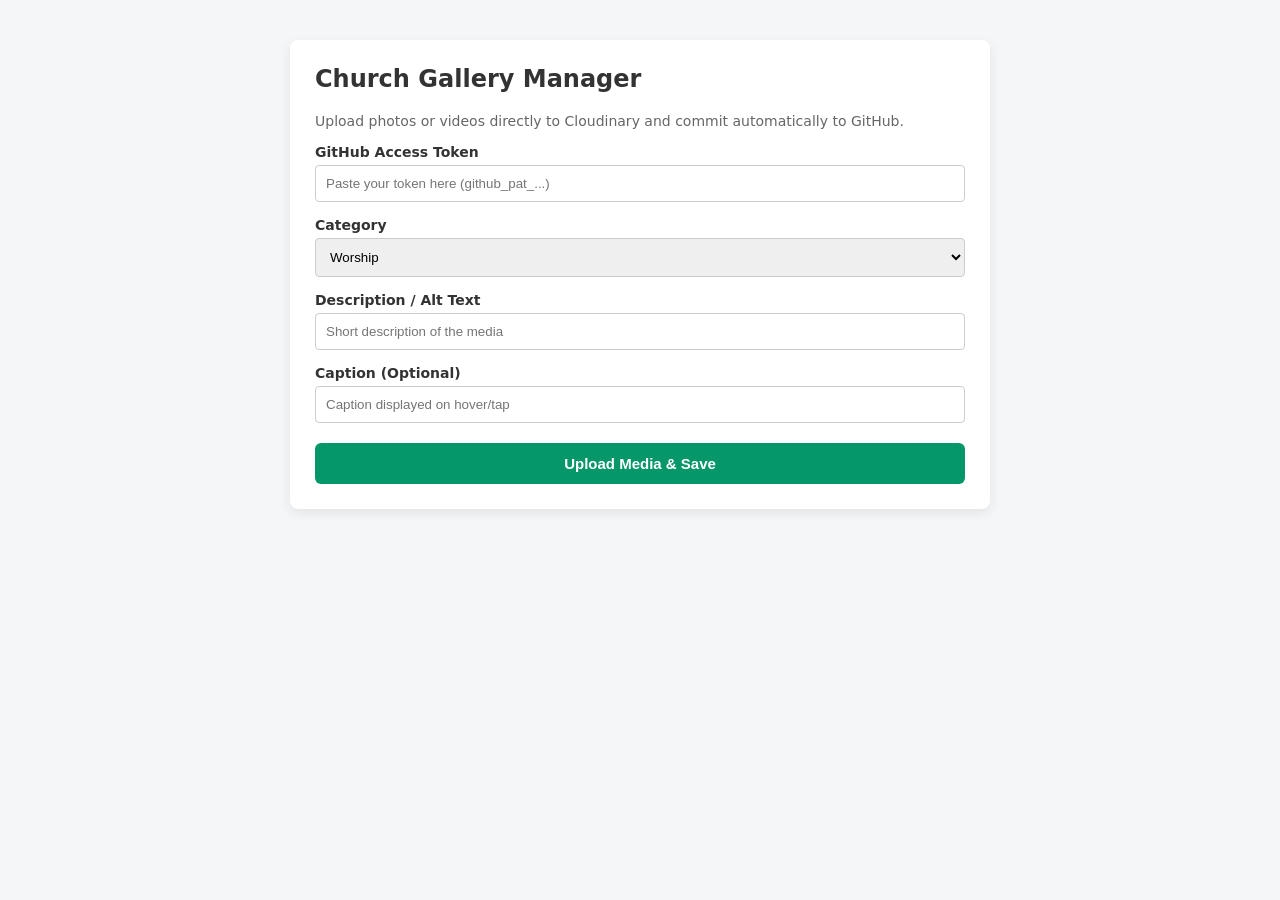
<file: admin/index.html>
<!DOCTYPE html>
<html lang="en">
<head>
  <meta charset="UTF-8" />
  <meta name="viewport" content="width=device-width, initial-scale=1.0" />
  <title>Gallery Manager — Soul Winning Mission Church</title>
  <link rel="icon" href="../assets/logo/logo.jpg" type="image/jpeg" />
  <script src="https://upload-widget.cloudinary.com/global/all.js" type="text/javascript"></script>
  <style>
    body { font-family: system-ui, -apple-system, sans-serif; background: #f4f6f8; margin: 0; padding: 40px 20px; color: #333; }
    .card { max-width: 650px; margin: 0 auto; background: #fff; padding: 25px; border-radius: 8px; box-shadow: 0 4px 12px rgba(0,0,0,0.08); }
    h2 { margin-top: 0; }
    label { display: block; margin-top: 15px; font-weight: 600; font-size: 14px; }
    input, select { width: 100%; padding: 10px; margin-top: 5px; box-sizing: border-box; border: 1px solid #ccc; border-radius: 4px; }
    .btn { background: #059669; color: #fff; border: none; padding: 12px 20px; font-size: 15px; font-weight: 600; border-radius: 6px; cursor: pointer; margin-top: 20px; width: 100%; }
    .btn:hover { background: #047857; }
    .status { margin-top: 15px; padding: 10px; border-radius: 4px; display: none; font-size: 14px; }
    .success { background: #dcfce7; color: #166534; }
    .error { background: #fee2e2; color: #991b1b; }
  </style>
</head>
<body>

<div class="card">
  <h2>Church Gallery Manager</h2>
  <p style="font-size: 14px; color: #666;">Upload photos or videos directly to Cloudinary and commit automatically to GitHub.</p>

  <label for="gh_token">GitHub Access Token</label>
<input type="password" id="gh_token" placeholder="Paste your token here (github_pat_...)" />
  <label for="category">Category</label>
  <select id="category">
    <option value="worship">Worship</option>
    <option value="evangelism">Evangelism</option>
    <option value="prayer">Prayer</option>
    <option value="community">Community</option>
    <option value="youth">Youth</option>
    <option value="events">Events</option>
  </select>

  <label for="alt_text">Description / Alt Text</label>
  <input type="text" id="alt_text" placeholder="Short description of the media" />

  <label for="caption_text">Caption (Optional)</label>
  <input type="text" id="caption_text" placeholder="Caption displayed on hover/tap" />

  <button id="upload_widget" class="btn">Upload Media & Save</button>

  <div id="status_msg" class="status"></div>
</div>

<script type="text/javascript">
  // CONFIGURATION: Set your Cloudinary Cloud Name here
  const CLOUD_NAME = "i7oxv0kh"; 
  const UPLOAD_PRESET = "soulwinning_preset";
  const REPO_OWNER = "Aijuka-Josbert";
  const REPO_NAME = "soulwinning";
  const FILE_PATH = "content/gallery.json";

  // Remember token in local storage for convenience
  const tokenInput = document.getElementById("gh_token");
  tokenInput.value = localStorage.getItem("site_gh_token") || "";
  tokenInput.addEventListener("change", () => localStorage.setItem("site_gh_token", tokenInput.value));

  function showStatus(text, isError = false) {
    const el = document.getElementById("status_msg");
    el.className = "status " + (isError ? "error" : "success");
    el.innerText = text;
    el.style.display = "block";
  }

  const myWidget = cloudinary.createUploadWidget({
      cloudName: CLOUD_NAME, 
      uploadPreset: UPLOAD_PRESET,
      folder: 'soulwinning/gallery',
      clientAllowedFormats: ['png', 'jpeg', 'jpg', 'webp', 'mp4', 'mov'],
      maxFileSize: 50000000 // 50MB limit
    }, async (error, result) => { 
      if (!error && result && result.event === "success") {
        const fileUrl = result.info.secure_url;
        const isVideo = result.info.resource_type === "video";
        const token = tokenInput.value.trim();

        if (!token) {
          showStatus("Please enter your GitHub Access Token above before uploading.", true);
          return;
        }

        showStatus("Uploading complete! Updating gallery.json on GitHub...");

        try {
          // 1. Get existing content/gallery.json from GitHub API
          const getRes = await fetch(`https://api.github.com/repos/${REPO_OWNER}/${REPO_NAME}/contents/${FILE_PATH}`, {
            headers: { "Authorization": `token ${token}`, "Accept": "application/vnd.github.v3+json" }
          });

          if (!getRes.ok) throw new Error("Could not fetch gallery.json from GitHub. Check your token.");

          const fileData = await getRes.json();
          const currentContent = JSON.parse(atob(fileData.content));

          // 2. Add new media entry
          const category = document.getElementById("category").value;
          const alt = document.getElementById("alt_text").value || "Uploaded Media";
          const caption = document.getElementById("caption_text").value || "";

          if (isVideo) {
            currentContent.videos.push({
              video: fileUrl,
              poster: result.info.thumbnail_url || "",
              title: alt
            });
          } else {
            currentContent.photos.push({
              image: fileUrl,
              category: category,
              alt: alt,
              caption: caption
            });
          }

          // 3. Commit update to GitHub repo
          const putRes = await fetch(`https://api.github.com/repos/${REPO_OWNER}/${REPO_NAME}/contents/${FILE_PATH}`, {
            method: "PUT",
            headers: {
              "Authorization": `token ${token}`,
              "Content-Type": "application/json"
            },
            body: JSON.stringify({
              message: "auto: add new media via Cloudinary static dashboard",
              content: btoa(unescape(encodeURIComponent(JSON.stringify(currentContent, null, 2)))),
              sha: fileData.sha,
              branch: "main"
            })
          });

          if (putRes.ok) {
            showStatus("Successfully updated gallery! Changes are live.");
          } else {
            throw new Error("Failed to commit to GitHub repository.");
          }
        } catch (err) {
          showStatus(err.message, true);
        }
      }
    }
  );

  document.getElementById("upload_widget").addEventListener("click", function(){
    myWidget.open();
  }, false);
</script>

</body>
</html>
</file>
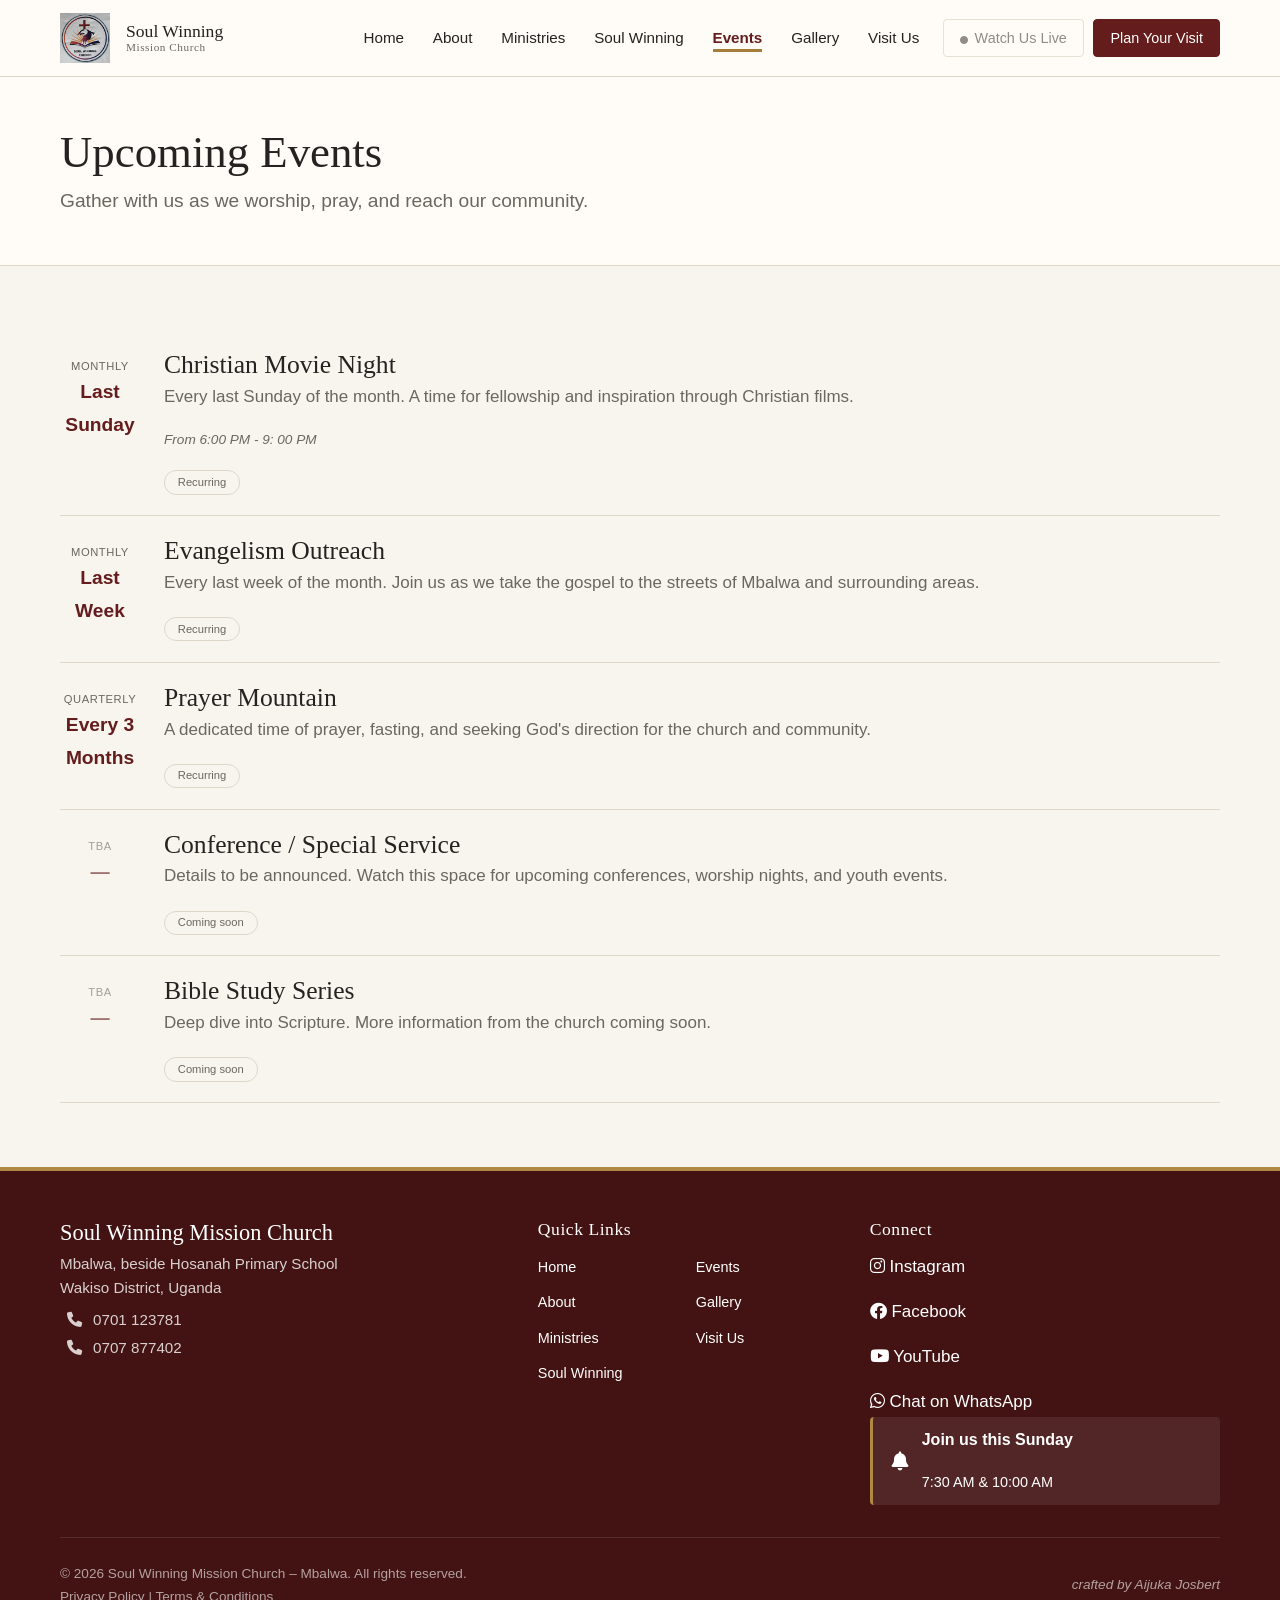
<file: events.html>
<!DOCTYPE html>
<html lang="en">

<head>
    <meta charset="UTF-8" />
    <meta name="viewport" content="width=device-width, initial-scale=1.0" />
    <title>Events – Soul Winning Mission Church Mbalwa</title>
    <link rel="icon" href="assets/logo/logo.jpg" type="image/jpeg" />
    <meta name="description"
        content="Christian Movie Night, Evangelism, Prayer Mountain and more events at Soul Winning Mission Church, Mbalwa." />
    <link rel="preconnect" href="https://cdnjs.cloudflare.com" crossorigin />
    <link rel="preconnect" href="https://www.youtube.com" />
    <link rel="preconnect" href="https://www.google.com" />
    <link rel="dns-prefetch" href="https://api.web3forms.com" />
    <link rel="stylesheet" href="https://cdnjs.cloudflare.com/ajax/libs/font-awesome/6.0.0-beta3/css/all.min.css" />
    <link rel="stylesheet" href="css/variables.css" />
    <link rel="stylesheet" href="css/base.css" />
    <link rel="stylesheet" href="css/layout.css" />
    <link rel="stylesheet" href="css/components.css" />
    <link rel="stylesheet" href="css/navigation.css" />
    <link rel="stylesheet" href="css/pages.css" />
    <link rel="stylesheet" href="css/animations.css" />
    <link rel="stylesheet" href="css/media.css" />
    <link rel="stylesheet" href="css/responsive.css" />
</head>

<body>
    <!-- SKIP LINK -->
    <a href="#main-content" class="skip-link">Skip to main content</a>

    <!-- NAVIGATION -->
    <header class="site-header">
        <div class="container nav-container">
            <div class="logo">
                <a href="index.html">
                    <img src="assets/logo/logo.jpg" alt="Soul Winning Mission Church logo" class="logo-img" />
                    <span class="logo-text">Soul Winning<br /><small>Mission Church</small></span>
                </a>
            </div>
            <button class="nav-toggle" id="navToggle" aria-label="Toggle navigation" aria-expanded="false">
                <span class="hamburger"></span><span class="hamburger"></span><span class="hamburger"></span>
            </button>
            <nav class="nav-primary" id="navPrimary" aria-label="Main navigation">
                <ul class="nav-list">
                    <li><a href="index.html">Home</a></li>
                    <li><a href="about.html">About</a></li>
                    <li><a href="ministries.html">Ministries</a></li>
                    <li><a href="soul-winning.html">Soul Winning</a></li>
                    <li><a href="events.html" class="active">Events</a></li>
                    <li><a href="gallery.html">Gallery</a></li>
                    <li><a href="visit.html">Visit Us</a></li>
                </ul>
                <div class="nav-cta">
                    <a href="live.html" class="btn btn-live btn-sm" data-live-toggle>
                        <i class="fas fa-circle live-dot"></i> Watch Us Live
                    </a>
                    <a href="visit.html" class="btn btn-primary btn-sm">Plan Your Visit</a>
                </div>
            </nav>
        </div>
    </header>

    <!-- MAIN CONTENT -->
    <main id="main-content">
        <!-- PAGE HEADER -->
        <section class="page-header">
            <div class="container">
                <h1>Upcoming Events</h1>
                <p class="page-lede">Gather with us as we worship, pray, and reach our community.</p>
            </div>
        </section>

        <!-- EVENTS LISTING -->
        <section class="events-listing animate-on-scroll">
            <div class="container">
                <!-- Recurring events -->
                <div class="event-item" data-recurrence="last-sunday">
                    <div class="event-date">
                        <span class="event-month">Monthly</span>
                        <span class="event-day">Last Sunday</span>
                    </div>
                    <div class="event-details">
                        <h3>Christian Movie Night</h3>
                        <p>Every last Sunday of the month. A time for fellowship and inspiration through Christian films.
                        </p>
                        <span class="event-time"><p> <i>From 6:00 PM - 9: 00 PM</i></p></span>
                        <span class="event-tag">Recurring</span>
                        <span class="event-next"></span>
                    </div>
                </div>

                <div class="event-item" data-recurrence="last-week">
                    <div class="event-date">
                        <span class="event-month">Monthly</span>
                        <span class="event-day">Last Week</span>
                    </div>
                    <div class="event-details">
                        <h3>Evangelism Outreach</h3>
                        <p>Every last week of the month. Join us as we take the gospel to the streets of Mbalwa and
                            surrounding areas.</p>
                        <span class="event-tag">Recurring</span>
                        <span class="event-next"></span>
                    </div>
                </div>

                <div class="event-item">
                    <div class="event-date">
                        <span class="event-month">Quarterly</span>
                        <span class="event-day">Every 3 Months</span>
                    </div>
                    <div class="event-details">
                        <h3>Prayer Mountain</h3>
                        <p>A dedicated time of prayer, fasting, and seeking God's direction for the church and community.
                        </p>
                        <span class="event-tag">Recurring</span>
                    </div>
                </div>

                <!-- Placeholder for future events -->
                <div class="event-item placeholder-event">
                    <div class="event-date">
                        <span class="event-month">TBA</span>
                        <span class="event-day">—</span>
                    </div>
                    <div class="event-details">
                        <h3>Conference / Special Service</h3>
                        <p>Details to be announced. Watch this space for upcoming conferences, worship nights, and youth
                            events.</p>
                        <span class="event-tag">Coming soon</span>
                    </div>
                </div>

                <div class="event-item placeholder-event">
                    <div class="event-date">
                        <span class="event-month">TBA</span>
                        <span class="event-day">—</span>
                    </div>
                    <div class="event-details">
                        <h3>Bible Study Series</h3>
                        <p>Deep dive into Scripture. More information from the church coming soon.</p>
                        <span class="event-tag">Coming soon</span>
                    </div>
                </div>
            </div>
        </section>
    </main>

    <!-- FOOTER -->
    <footer class="site-footer">
        <div class="container">
            <div class="footer-grid">
                <div class="footer-brand">
                    <h3>Soul Winning Mission Church</h3>
                    <p>Mbalwa, beside Hosanah Primary School<br />Wakiso District, Uganda</p>
                    <div class="footer-contact">
                        <p><i class="fas fa-phone"></i> <a href="tel:+256701123781">0701 123781</a></p>
                        <p><i class="fas fa-phone"></i> <a href="tel:+256707877402">0707 877402</a></p>
                    </div>
                </div>

                <div class="footer-links">
                    <h4>Quick Links</h4>
                    <ul>
                        <li><a href="index.html">Home</a></li>
                        <li><a href="about.html">About</a></li>
                        <li><a href="ministries.html">Ministries</a></li>
                        <li><a href="soul-winning.html">Soul Winning</a></li>
                        <li><a href="events.html">Events</a></li>
                        <li><a href="gallery.html">Gallery</a></li>
                        <li><a href="visit.html">Visit Us</a></li>
                    </ul>
                </div>

                <div class="footer-social">
                    <h4>Connect</h4>
                    <p class="social-placeholder">
                        <i class="fab fa-instagram"></i>
                        <span class="placeholder-text"><a href="https://www.instagram.com/soulwinningmissionchurch/"
                                target="_blank" rel="noopener">Instagram</a></span>
                    </p>
                    <p>
                        <i class="fab fa-facebook"></i>
                        <a href="https://www.facebook.com/share/1DfsdftwXT/" target="_blank" rel="noopener">Facebook</a>
                    </p>
                    <p class="social-placeholder">
                        <i class="fab fa-youtube"></i>
                        <span class="placeholder-text"> <a
                                href="https://youtube.com/@soulwinningmissionchurch?si=pbnTslj-R-ijxtld" target="_blank"
                                rel="noopener">YouTube</a></span>
                    </p>
                    <a href="https://wa.me/256701123781" target="_blank" rel="noopener" class="social-live"><i
                            class="fab fa-whatsapp"></i> Chat on WhatsApp</a>
                    <div class="footer-callout">
                        <i class="fas fa-bell"></i>
                        <span><strong>Join us this Sunday</strong><br />7:30 AM &amp; 10:00 AM</span>
                    </div>
                </div>
            </div>

            <div class="footer-bottom">
                <p>
                    &copy; 2026 Soul Winning Mission Church – Mbalwa. All rights reserved.
                    <br>
                    <a href="privacy-policy.html">Privacy Policy</a> | <a href="terms.html">Terms &amp; Conditions</a>
                </p>
                <p class="footer-credit">
                    <a href="https://github.com/Aijuka-Josbert/" target="_blank" rel="noopener">crafted by Aijuka Josbert</a>
                </p>
            </div>
        </div>
    </footer>

    <!-- Back to top -->
    <button id="backToTop" class="back-to-top" aria-label="Back to top">
        <i class="fas fa-chevron-up"></i>
    </button>

    <script src="js/site-config.js"></script>
    <script src="js/live-toggle.js"></script>
    <script src="js/navigation.js"></script>
    <script src="js/main.js"></script>
    <script src="js/media.js"></script>
</body>

</html>
</file>
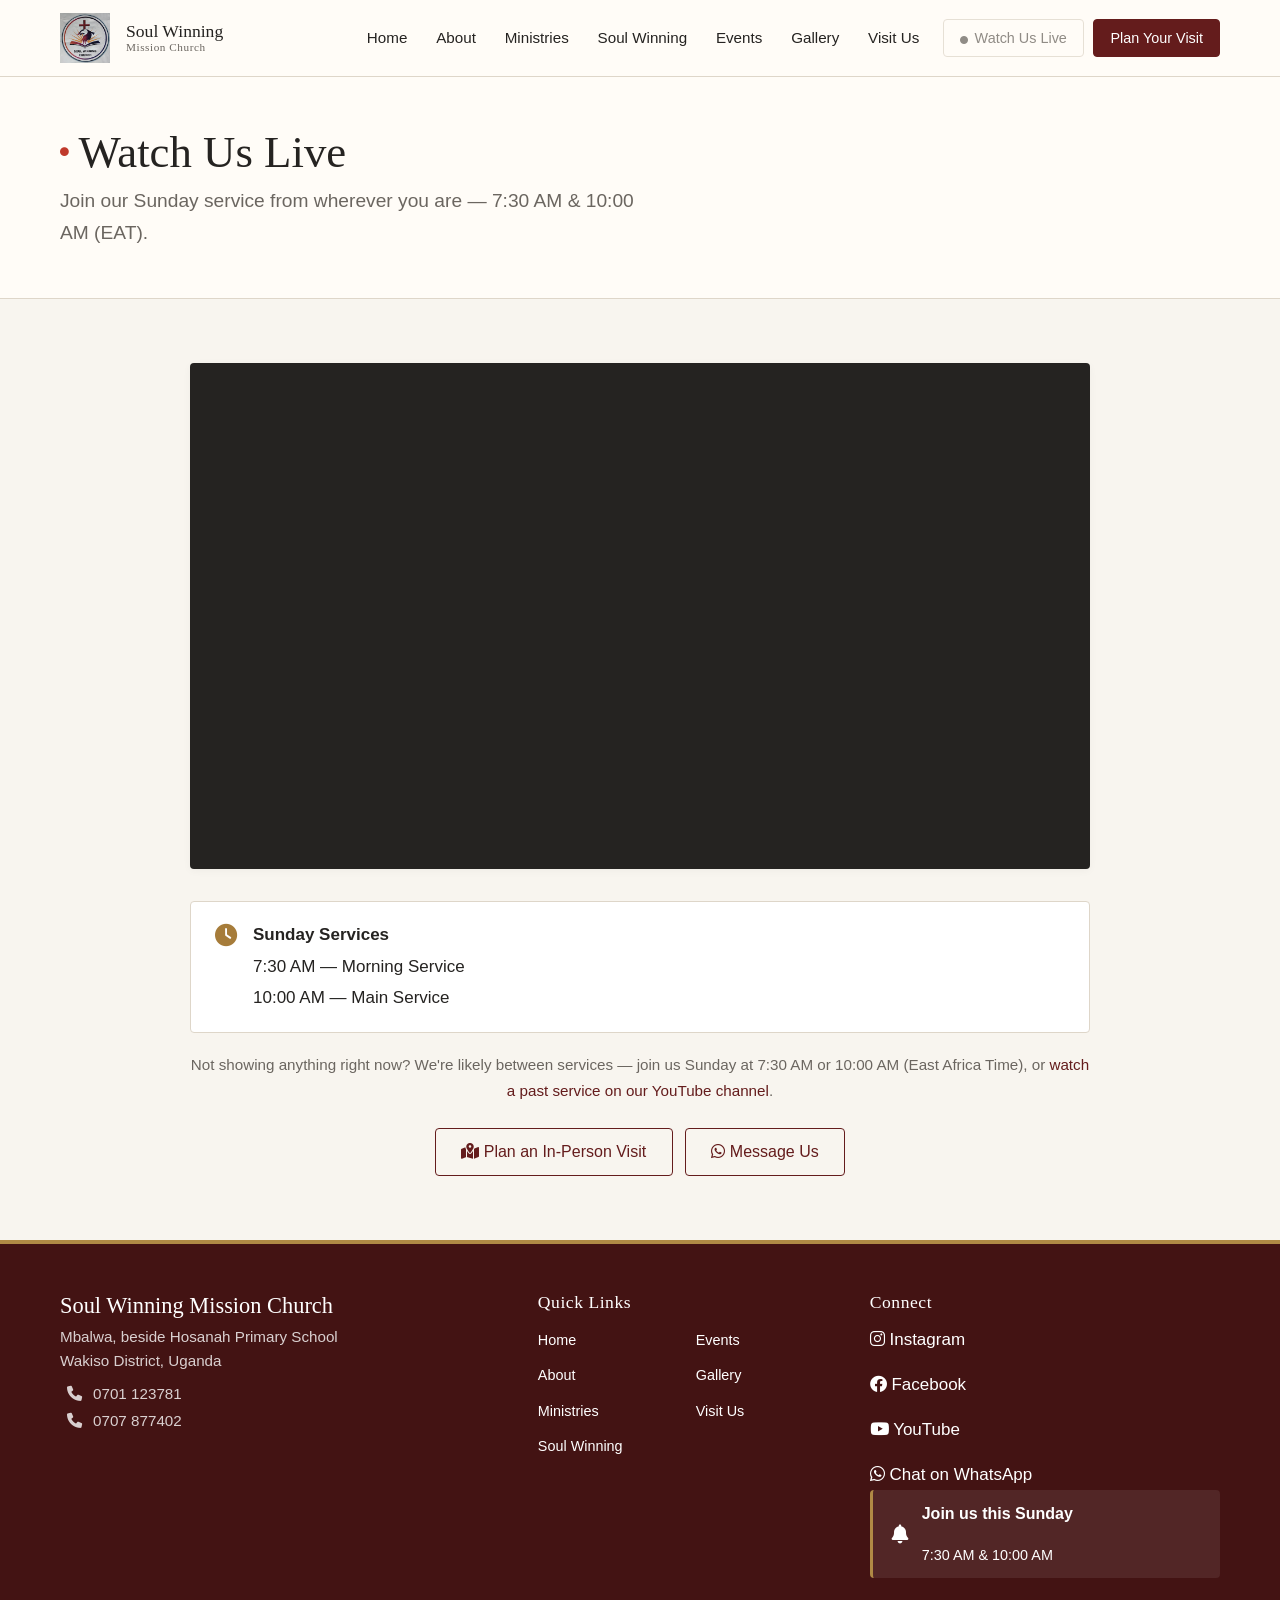
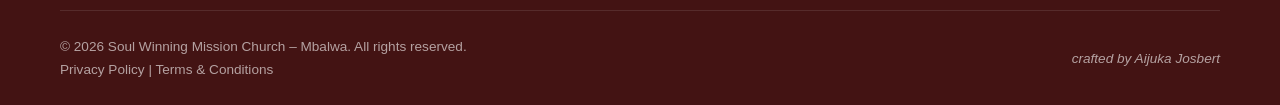
<file: live.html>
<!DOCTYPE html>
<html lang="en">

<head>
    <meta charset="UTF-8" />
    <meta name="viewport" content="width=device-width, initial-scale=1.0" />
    <title>Watch Us Live – Soul Winning Mission Church Mbalwa</title>
    <meta name="description"
        content="Watch Soul Winning Mission Church's Sunday services live online — 7:30 AM and 10:00 AM (EAT), Mbalwa, Uganda." />
    <link rel="icon" href="assets/logo/logo.jpg" type="image/jpeg" />
    <link rel="preconnect" href="https://cdnjs.cloudflare.com" crossorigin />
    <link rel="preconnect" href="https://www.youtube.com" />
    <link rel="preconnect" href="https://www.google.com" />
    <link rel="dns-prefetch" href="https://api.web3forms.com" />
    <link rel="stylesheet" href="https://cdnjs.cloudflare.com/ajax/libs/font-awesome/6.0.0-beta3/css/all.min.css" />
    <link rel="stylesheet" href="css/variables.css" />
    <link rel="stylesheet" href="css/base.css" />
    <link rel="stylesheet" href="css/layout.css" />
    <link rel="stylesheet" href="css/components.css" />
    <link rel="stylesheet" href="css/navigation.css" />
    <link rel="stylesheet" href="css/pages.css" />
    <link rel="stylesheet" href="css/animations.css" />
    <link rel="stylesheet" href="css/media.css" />
    <link rel="stylesheet" href="css/responsive.css" />
</head>

<body>
    <!-- SKIP LINK -->
    <a href="#main-content" class="skip-link">Skip to main content</a>

    <!-- NAVIGATION -->
    <header class="site-header">
        <div class="container nav-container">
            <div class="logo">
                <a href="index.html">
                    <img src="assets/logo/logo.jpg" alt="Soul Winning Mission Church logo" class="logo-img" />
                    <span class="logo-text">Soul Winning<br /><small>Mission Church</small></span>
                </a>
            </div>
            <button class="nav-toggle" id="navToggle" aria-label="Toggle navigation" aria-expanded="false">
                <span class="hamburger"></span><span class="hamburger"></span><span class="hamburger"></span>
            </button>
            <nav class="nav-primary" id="navPrimary" aria-label="Main navigation">
                <ul class="nav-list">
                    <li><a href="index.html">Home</a></li>
                    <li><a href="about.html">About</a></li>
                    <li><a href="ministries.html">Ministries</a></li>
                    <li><a href="soul-winning.html">Soul Winning</a></li>
                    <li><a href="events.html">Events</a></li>
                    <li><a href="gallery.html">Gallery</a></li>
                    <li><a href="visit.html">Visit Us</a></li>
                </ul>
                <div class="nav-cta">
                    <a href="live.html" class="btn btn-live btn-sm" data-live-toggle>
                        <i class="fas fa-circle live-dot"></i> Watch Us Live
                    </a>
                    <a href="visit.html" class="btn btn-primary btn-sm">Plan Your Visit</a>
                </div>
            </nav>
        </div>
    </header>

    <!-- MAIN CONTENT -->
    <main id="main-content">
        <!-- PAGE HEADER -->
        <section class="page-header live-page-header">
            <div class="container">
                <h1><i class="fas fa-circle live-dot"></i> Watch Us Live</h1>
                <p class="page-lede">Join our Sunday service from wherever you are — 7:30 AM &amp; 10:00 AM (EAT).</p>
            </div>
        </section>

        <!-- LIVE STREAM -->
        <section class="live-page-section animate-on-scroll">
            <div class="container">
                <div class="live-page-frame">
                    <!-- Live stream configured for channel ID UCMNkX9NFjclDT6Yav2FtQaA -->
                    <iframe
                        src="https://www.youtube.com/embed/live_stream?channel=UCMNkX9NFjclDT6Yav2FtQaA&autoplay=1&mute=0"
                        title="Soul Winning Mission Church — Live Stream"
                        allow="autoplay; encrypted-media; picture-in-picture"
                        allowfullscreen
                        loading="lazy"
                        style="width:100%; height:100%; border:0;">
                    </iframe>
                </div>

                <div class="live-page-info">
                    <div class="live-page-times">
                        <i class="fas fa-clock"></i>
                        <div>
                            <strong>Sunday Services</strong>
                            <span><time datetime="07:30">7:30 AM</time> — Morning Service</span>
                            <span><time datetime="10:00">10:00 AM</time> — Main Service</span>
                        </div>
                    </div>
                    <p class="live-page-note">
                        Not showing anything right now? We're likely between services —
                        join us Sunday at 7:30 AM or 10:00 AM (East Africa Time), or
                        <a href="https://youtube.com/@soulwinningmissionchurch" target="_blank" rel="noopener">watch a past service on our YouTube channel</a>.
                    </p>
                    <div class="live-page-actions">
                        <a href="visit.html" class="btn btn-outline"><i class="fas fa-map-location-dot"></i> Plan an In-Person Visit</a>
                        <a href="https://wa.me/256701123781" target="_blank" rel="noopener" class="btn btn-outline"><i class="fab fa-whatsapp"></i> Message Us</a>
                    </div>
                </div>
            </div>
        </section>
    </main>

    <!-- FOOTER -->
    <footer class="site-footer">
        <div class="container">
            <div class="footer-grid">
                <div class="footer-brand">
                    <h3>Soul Winning Mission Church</h3>
                    <p>Mbalwa, beside Hosanah Primary School<br />Wakiso District, Uganda</p>
                    <div class="footer-contact">
                        <p><i class="fas fa-phone"></i> <a href="tel:+256701123781">0701 123781</a></p>
                        <p><i class="fas fa-phone"></i> <a href="tel:+256707877402">0707 877402</a></p>
                    </div>
                </div>

                <div class="footer-links">
                    <h4>Quick Links</h4>
                    <ul>
                        <li><a href="index.html">Home</a></li>
                        <li><a href="about.html">About</a></li>
                        <li><a href="ministries.html">Ministries</a></li>
                        <li><a href="soul-winning.html">Soul Winning</a></li>
                        <li><a href="events.html">Events</a></li>
                        <li><a href="gallery.html">Gallery</a></li>
                        <li><a href="visit.html">Visit Us</a></li>
                    </ul>
                </div>

                <div class="footer-social">
                    <h4>Connect</h4>
                    <p class="social-placeholder">
                        <i class="fab fa-instagram"></i>
                        <span class="placeholder-text"><a href="https://www.instagram.com/soulwinningmissionchurch/"
                                target="_blank" rel="noopener">Instagram</a></span>
                    </p>
                    <p>
                        <i class="fab fa-facebook"></i>
                        <a href="https://www.facebook.com/share/1DfsdftwXT/" target="_blank" rel="noopener">Facebook</a>
                    </p>
                    <p class="social-placeholder">
                        <i class="fab fa-youtube"></i>
                        <span class="placeholder-text"> <a
                                href="https://youtube.com/@soulwinningmissionchurch?si=pbnTslj-R-ijxtld" target="_blank"
                                rel="noopener">YouTube</a></span>
                    </p>
                    <a href="https://wa.me/256701123781" target="_blank" rel="noopener" class="social-live"><i
                            class="fab fa-whatsapp"></i> Chat on WhatsApp</a>
                    <div class="footer-callout">
                        <i class="fas fa-bell"></i>
                        <span><strong>Join us this Sunday</strong><br />7:30 AM &amp; 10:00 AM</span>
                    </div>
                </div>
            </div>

            <div class="footer-bottom">
                <p>
                    &copy; 2026 Soul Winning Mission Church – Mbalwa. All rights reserved.
                    <br>
                    <a href="privacy-policy.html">Privacy Policy</a> | <a href="terms.html">Terms &amp; Conditions</a>
                </p>
                <p class="footer-credit">
                    <a href="https://github.com/Aijuka-Josbert/" target="_blank" rel="noopener">crafted by Aijuka Josbert</a>
                </p>
            </div>
        </div>
    </footer>

    <!-- Back to top -->
    <button id="backToTop" class="back-to-top" aria-label="Back to top">
        <i class="fas fa-chevron-up"></i>
    </button>

    <script src="js/site-config.js"></script>
    <script src="js/live-toggle.js"></script>
    <script src="js/navigation.js"></script>
    <script src="js/main.js"></script>
    <script src="js/media.js"></script>
</body>

</html>
</file>
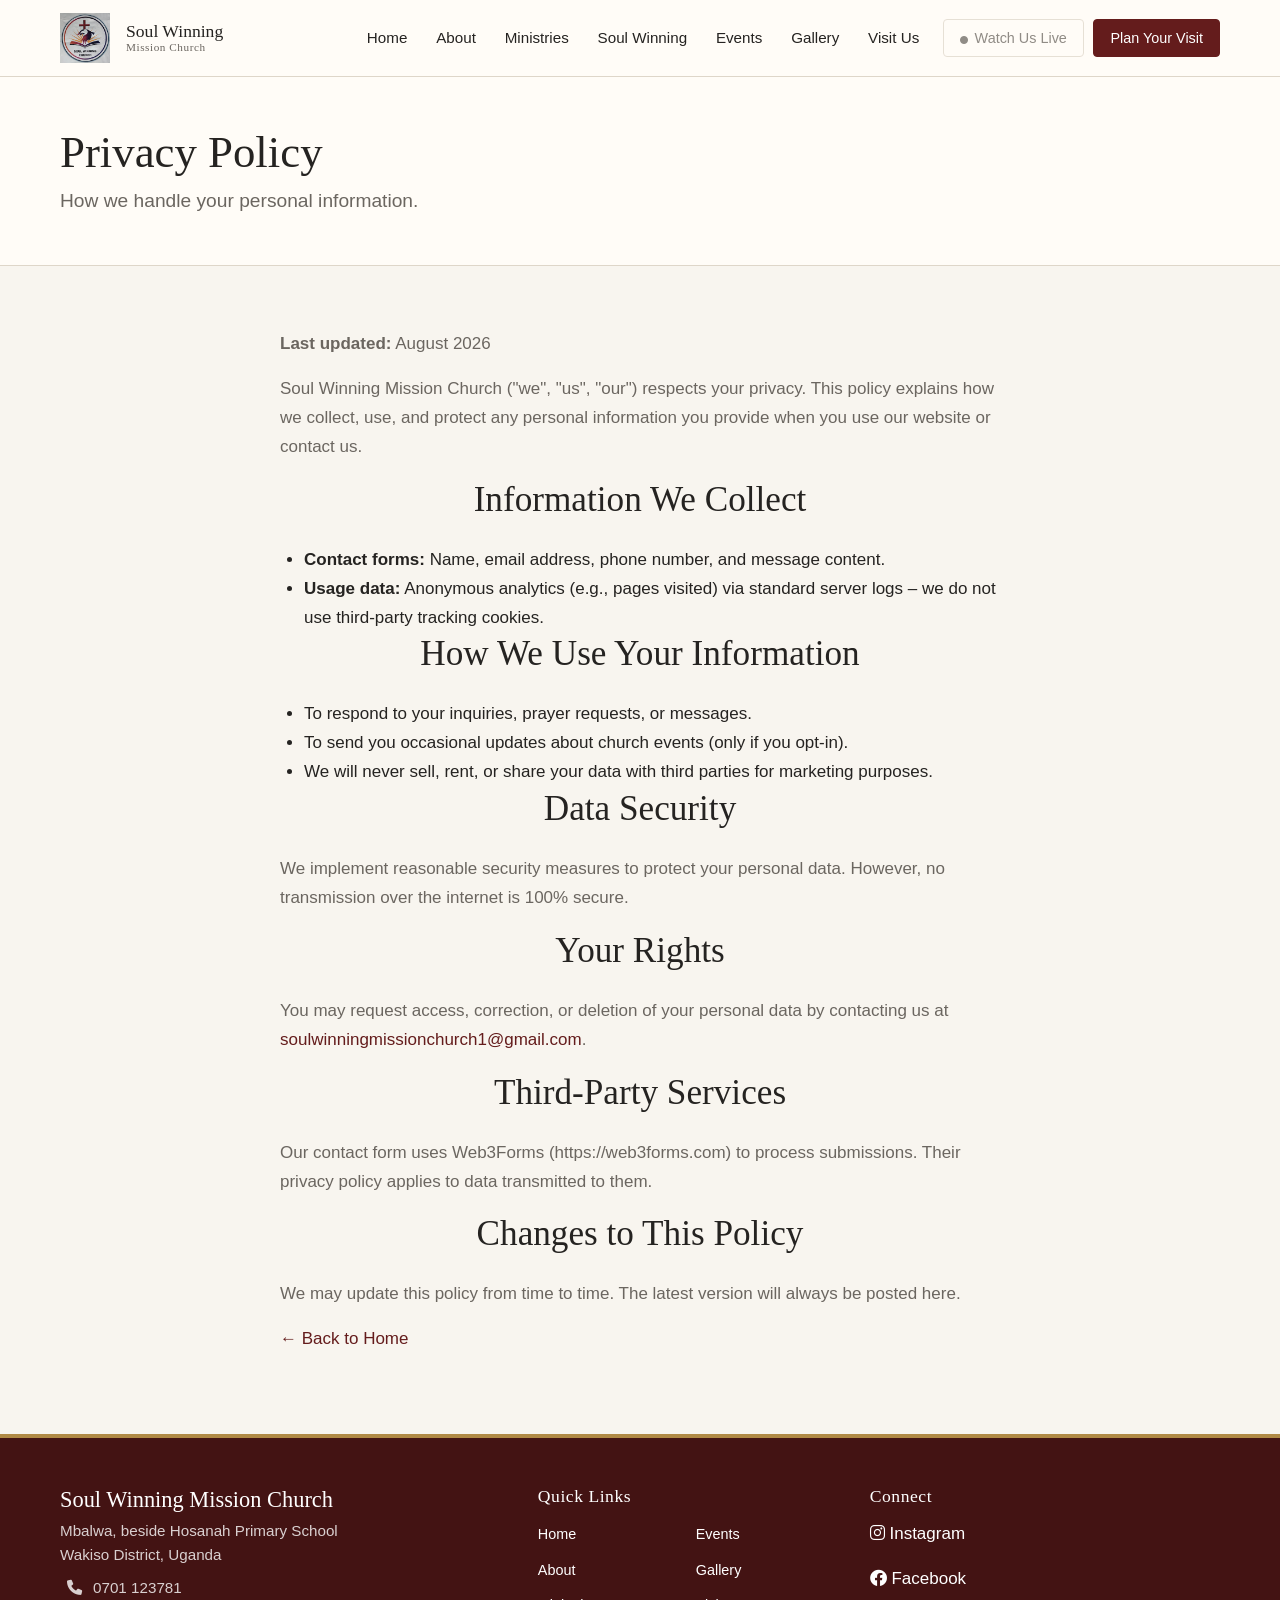
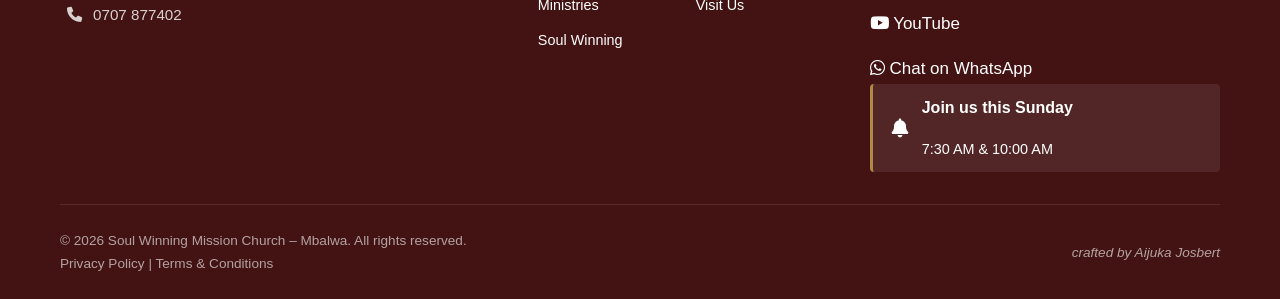
<file: privacy-policy.html>
<!doctype html>
<html lang="en">
<head>
  <meta charset="UTF-8" />
  <meta name="viewport" content="width=device-width, initial-scale=1.0" />
  <title>Privacy Policy – Soul Winning Mission Church</title>
  <meta name="description" content="Privacy policy of Soul Winning Mission Church, Mbalwa, Uganda." />
  <link rel="icon" href="assets/logo/logo.jpg" type="image/jpeg" />
  <link rel="preconnect" href="https://cdnjs.cloudflare.com" crossorigin />
  <link rel="stylesheet" href="https://cdnjs.cloudflare.com/ajax/libs/font-awesome/6.0.0-beta3/css/all.min.css" />
  <link rel="stylesheet" href="css/variables.css" />
  <link rel="stylesheet" href="css/base.css" />
  <link rel="stylesheet" href="css/layout.css" />
  <link rel="stylesheet" href="css/components.css" />
  <link rel="stylesheet" href="css/navigation.css" />
  <link rel="stylesheet" href="css/pages.css" />
  <link rel="stylesheet" href="css/animations.css" />
  <link rel="stylesheet" href="css/media.css" />
  <link rel="stylesheet" href="css/responsive.css" />
</head>
<body>

  <!-- SKIP LINK -->
  <a href="#main-content" class="skip-link">Skip to main content</a>
  <!-- NAVIGATION (same as all pages) -->
  <header class="site-header" role="banner">
    <div class="container nav-container">
      <div class="logo">
        <a href="index.html">
          <img src="assets/logo/logo.jpg" alt="Soul Winning Mission Church logo" class="logo-img" />
          <span class="logo-text">Soul Winning<br /><small>Mission Church</small></span>
        </a>
      </div>
      <button class="nav-toggle" id="navToggle" aria-label="Toggle navigation" aria-expanded="false">
        <span class="hamburger"></span><span class="hamburger"></span><span class="hamburger"></span>
      </button>
      <nav class="nav-primary" id="navPrimary" role="navigation" aria-label="Main navigation">
        <ul class="nav-list">
          <li><a href="index.html">Home</a></li>
          <li><a href="about.html">About</a></li>
          <li><a href="ministries.html">Ministries</a></li>
          <li><a href="soul-winning.html">Soul Winning</a></li>
          <li><a href="events.html">Events</a></li>
          <li><a href="gallery.html">Gallery</a></li>
          <li><a href="visit.html">Visit Us</a></li>
        </ul>
        <div class="nav-cta">
          <a href="live.html" class="btn btn-live btn-sm" data-live-toggle>
            <i class="fas fa-circle live-dot"></i> Watch Us Live
          </a>
          <a href="visit.html" class="btn btn-primary btn-sm">Plan Your Visit</a>
        </div>
      </nav>
    </div>
  </header>

  <main id="main-content">

  <!-- PAGE HEADER -->
  <section class="page-header">
    <div class="container">
      <h1>Privacy Policy</h1>
      <p class="page-lede">How we handle your personal information.</p>
    </div>
  </section>

  <!-- CONTENT -->
  <section class="legal-content animate-on-scroll">
    <div class="container" style="max-width: 760px; margin: 0 auto;">
      <p><strong>Last updated:</strong> August 2026</p>
      <p>Soul Winning Mission Church ("we", "us", "our") respects your privacy. This policy explains how we collect, use, and protect any personal information you provide when you use our website or contact us.</p>

      <h2>Information We Collect</h2>
      <ul>
        <li><strong>Contact forms:</strong> Name, email address, phone number, and message content.</li>
        <li><strong>Usage data:</strong> Anonymous analytics (e.g., pages visited) via standard server logs – we do not use third‑party tracking cookies.</li>
      </ul>

      <h2>How We Use Your Information</h2>
      <ul>
        <li>To respond to your inquiries, prayer requests, or messages.</li>
        <li>To send you occasional updates about church events (only if you opt‑in).</li>
        <li>We will never sell, rent, or share your data with third parties for marketing purposes.</li>
      </ul>

      <h2>Data Security</h2>
      <p>We implement reasonable security measures to protect your personal data. However, no transmission over the internet is 100% secure.</p>

      <h2>Your Rights</h2>
      <p>You may request access, correction, or deletion of your personal data by contacting us at <a href="mailto:soulwinningmissionchurch1@gmail.com">soulwinningmissionchurch1@gmail.com</a>.</p>

      <h2>Third‑Party Services</h2>
      <p>Our contact form uses Web3Forms (https://web3forms.com) to process submissions. Their privacy policy applies to data transmitted to them.</p>

      <h2>Changes to This Policy</h2>
      <p>We may update this policy from time to time. The latest version will always be posted here.</p>

      <p><a href="index.html">← Back to Home</a></p>
    </div>
  </section>

  <!-- FOOTER (same as other pages) - we'll use the updated footer snippet below -->
  <!-- NOTE: Insert the updated footer block here (the same as in all pages) -->
  <!-- For brevity, I'll include the footer that will be updated globally -->
  </main>

  <footer class="site-footer" role="contentinfo">
    <div class="container">
      <div class="footer-grid">
        <!-- brand, quick links, social – identical to other pages -->
        <div class="footer-brand">
          <h3>Soul Winning Mission Church</h3>
          <p>Mbalwa, beside Hosanah Primary School<br />Wakiso District, Uganda</p>
          <div class="footer-contact">
            <p><i class="fas fa-phone"></i> <a href="tel:+256701123781">0701 123781</a></p>
            <p><i class="fas fa-phone"></i> <a href="tel:+256707877402">0707 877402</a></p>
          </div>
        </div>
        <div class="footer-links">
          <h4>Quick Links</h4>
          <ul>
            <li><a href="index.html">Home</a></li>
            <li><a href="about.html">About</a></li>
            <li><a href="ministries.html">Ministries</a></li>
            <li><a href="soul-winning.html">Soul Winning</a></li>
            <li><a href="events.html">Events</a></li>
            <li><a href="gallery.html">Gallery</a></li>
            <li><a href="visit.html">Visit Us</a></li>
          </ul>
        </div>
        <div class="footer-social">
                    <h4>Connect</h4>
                    <p class="social-placeholder">
                        <i class="fab fa-instagram"></i>
                        <span class="placeholder-text"><a href="https://www.instagram.com/soulwinningmissionchurch/"
                                target="_blank" rel="noopener">Instagram</a></span>
                    </p>
                    <p>
                        <i class="fab fa-facebook"></i>
                        <a href="https://www.facebook.com/share/1DfsdftwXT/" target="_blank" rel="noopener">Facebook</a>
                    </p>
                    <p class="social-placeholder">
                        <i class="fab fa-youtube"></i>
                        <span class="placeholder-text"> <a
                                href="https://youtube.com/@soulwinningmissionchurch?si=pbnTslj-R-ijxtld" target="_blank"
                                rel="noopener">YouTube</a></span>
                    </p>
                    <a href="https://wa.me/256701123781" target="_blank" rel="noopener" class="social-live"><i
                            class="fab fa-whatsapp"></i> Chat on WhatsApp</a>
                    <div class="footer-callout">
                        <i class="fas fa-bell"></i>
                        <span><strong>Join us this Sunday</strong><br />7:30 AM &amp; 10:00 AM</span>
                    </div>
                </div>
      </div>

      <!-- FOOTER BOTTOM – UPDATED with legal links -->
      <div class="footer-bottom">
        <p>
          &copy; 2026 Soul Winning Mission Church – Mbalwa. All rights reserved.
          <br>
          <a href="privacy-policy.html">Privacy Policy</a> | <a href="terms.html">Terms &amp; Conditions</a>
        </p>
        <p class="footer-credit">
          <a href="https://github.com/Aijuka-Josbert/" target="_blank" rel="noopener">crafted by Aijuka Josbert</a>
        </p>
      </div>
    </div>
  </footer>

  <!-- Back to top, scripts -->
  <button id="backToTop" class="back-to-top" aria-label="Back to top">
    <i class="fas fa-chevron-up"></i>
  </button>
  <script src="js/site-config.js"></script>
  <script src="js/live-toggle.js"></script>
  <script src="js/navigation.js"></script>
  <script src="js/main.js"></script>
  <script src="js/media.js"></script>
</body>
</html>
</file>
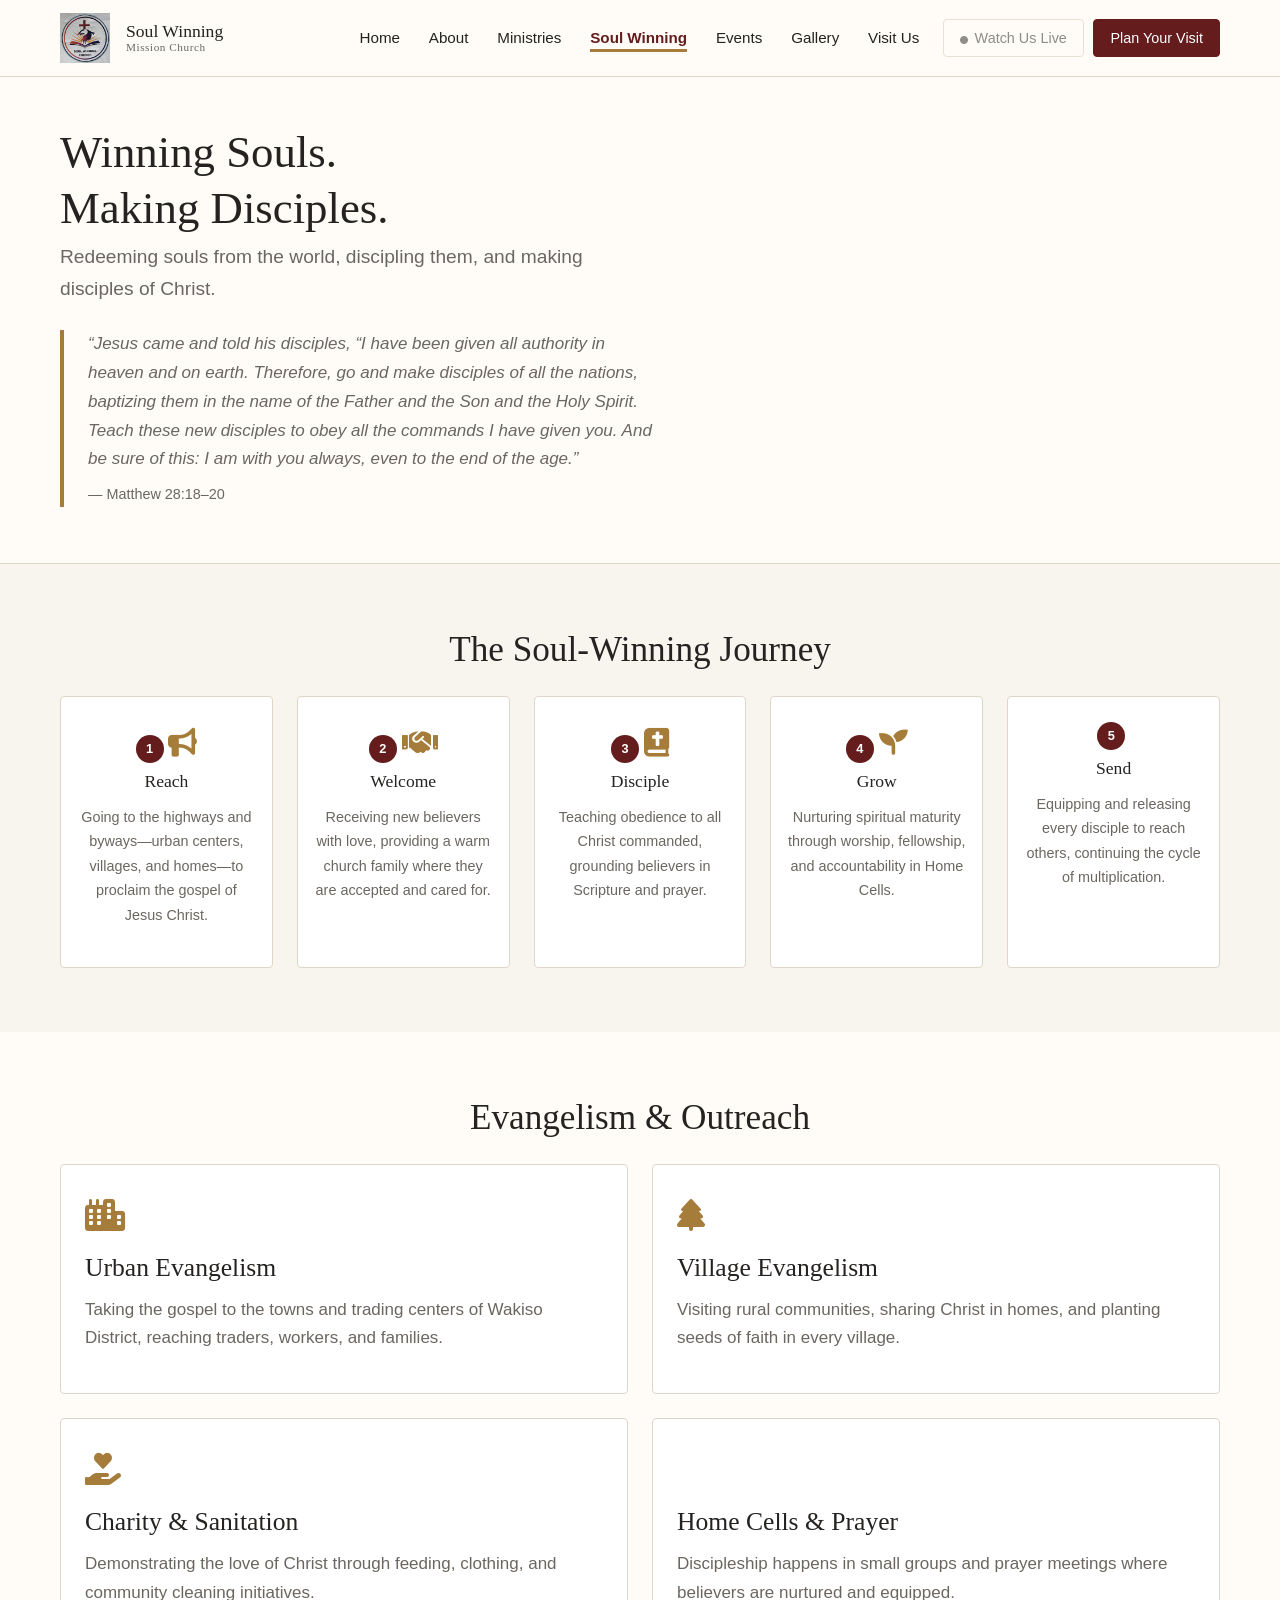
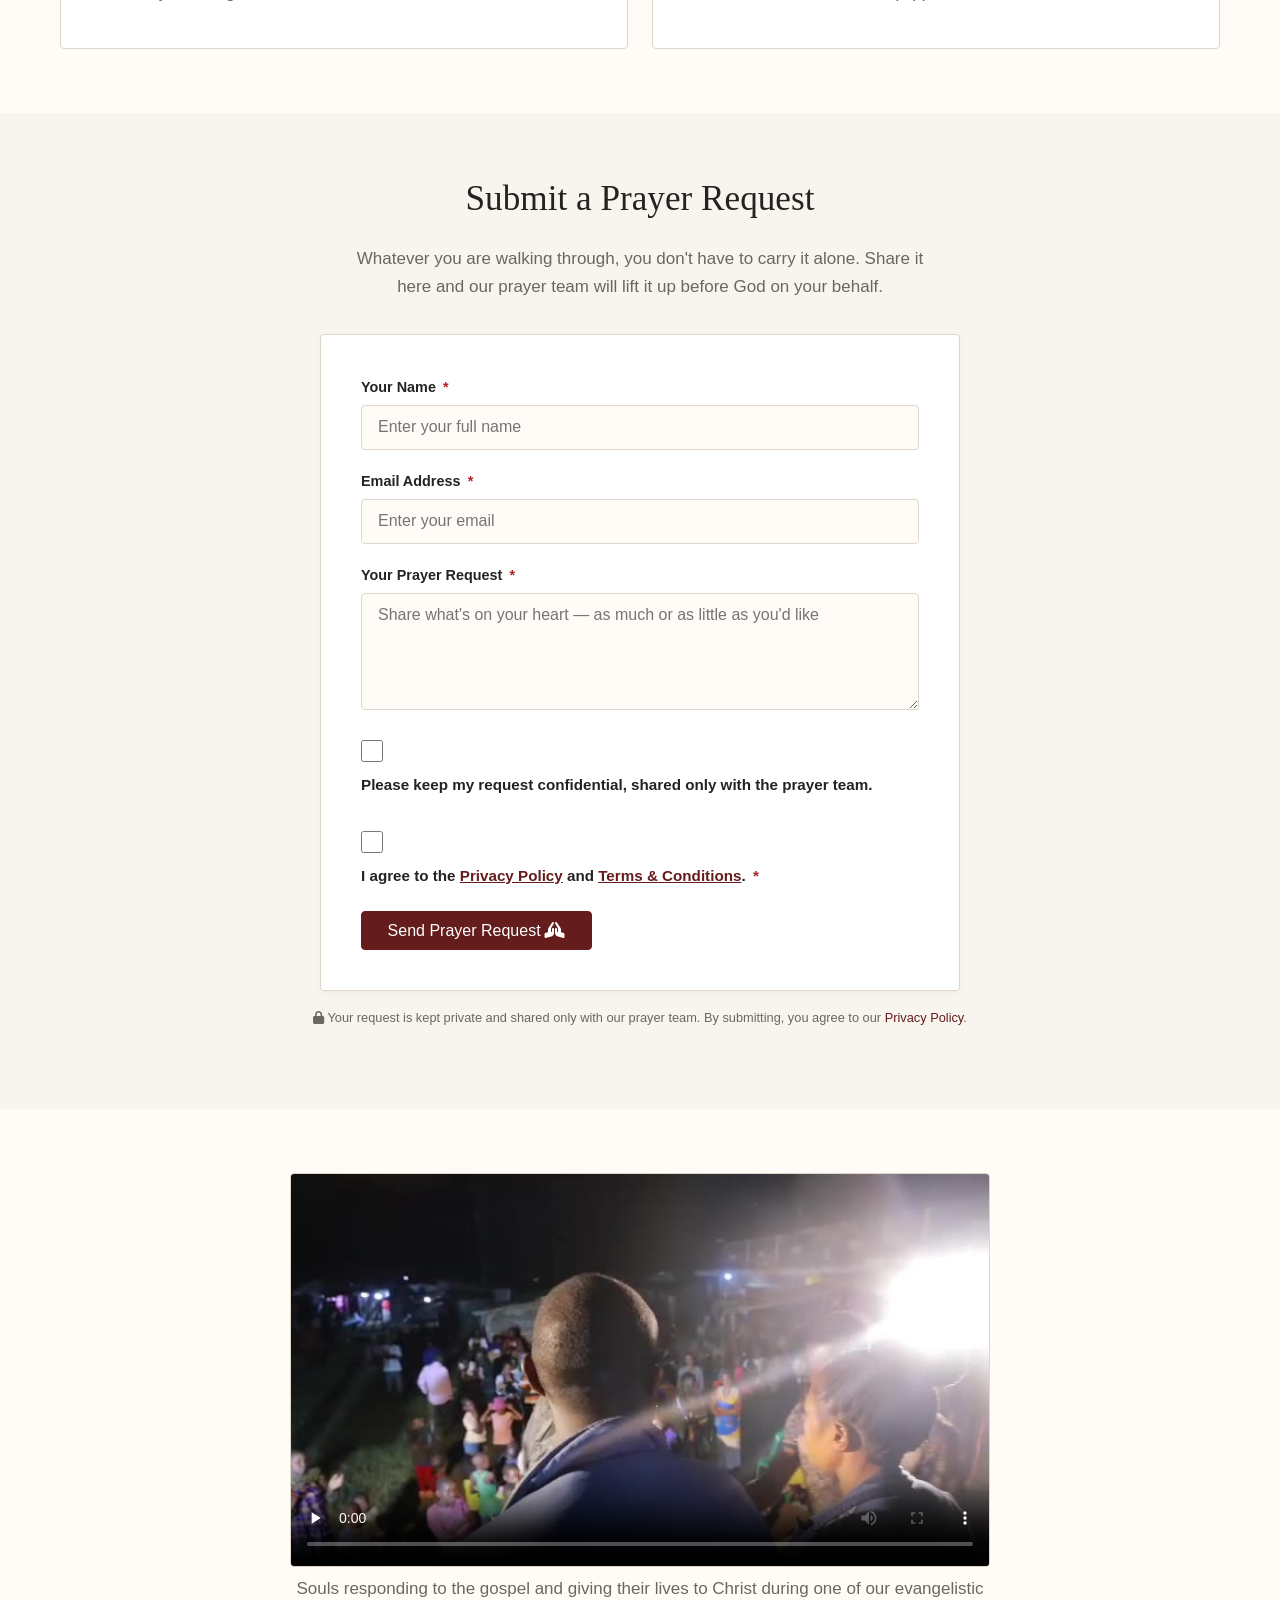
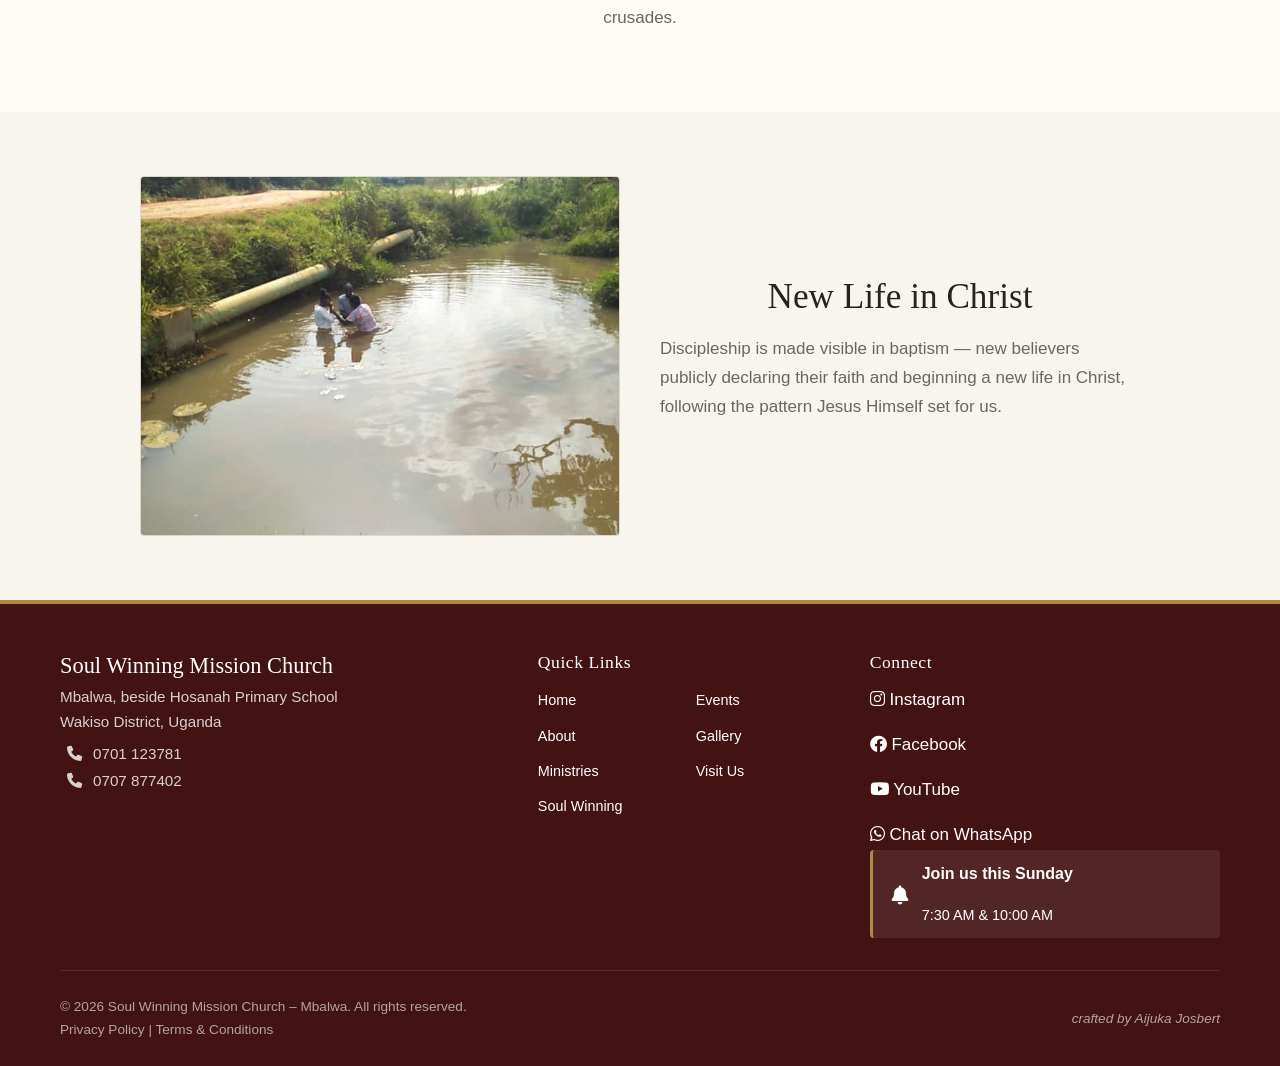
<file: soul-winning.html>
<!doctype html>
<html lang="en">

<head>
    <meta charset="UTF-8" />
    <meta name="viewport" content="width=device-width, initial-scale=1.0" />
    <title>Soul Winning – Mission &amp; Evangelism | Mbalwa</title>
    <link rel="icon" href="assets/logo/logo.jpg" type="image/jpeg" />
    <meta name="description"
        content="Soul Winning Mission Church is committed to evangelism, discipleship, and community outreach in Mbalwa and Wakiso, Uganda." />
    <link rel="preconnect" href="https://cdnjs.cloudflare.com" crossorigin />
    <link rel="preconnect" href="https://www.youtube.com" />
    <link rel="preconnect" href="https://www.google.com" />
    <link rel="dns-prefetch" href="https://api.web3forms.com" />
    <link rel="stylesheet" href="https://cdnjs.cloudflare.com/ajax/libs/font-awesome/6.0.0-beta3/css/all.min.css" />
    <link rel="stylesheet" href="css/variables.css" />
    <link rel="stylesheet" href="css/base.css" />
    <link rel="stylesheet" href="css/layout.css" />
    <link rel="stylesheet" href="css/components.css" />
    <link rel="stylesheet" href="css/navigation.css" />
    <link rel="stylesheet" href="css/pages.css" />
    <link rel="stylesheet" href="css/animations.css" />
    <link rel="stylesheet" href="css/media.css" />
    <link rel="stylesheet" href="css/responsive.css" />
</head>

<body>
    <!-- SKIP LINK -->
    <a href="#main-content" class="skip-link">Skip to main content</a>

    <!-- NAVIGATION -->
    <header class="site-header">
        <div class="container nav-container">
            <div class="logo">
                <a href="index.html">
                    <img src="assets/logo/logo.jpg" alt="Soul Winning Mission Church logo" class="logo-img" />
                    <span class="logo-text">Soul Winning<br /><small>Mission Church</small></span>
                </a>
            </div>
            <button class="nav-toggle" id="navToggle" aria-label="Toggle navigation" aria-expanded="false">
                <span class="hamburger"></span><span class="hamburger"></span><span class="hamburger"></span>
            </button>
            <nav class="nav-primary" id="navPrimary" aria-label="Main navigation">
                <ul class="nav-list">
                    <li><a href="index.html">Home</a></li>
                    <li><a href="about.html">About</a></li>
                    <li><a href="ministries.html">Ministries</a></li>
                    <li><a href="soul-winning.html" class="active">Soul Winning</a></li>
                    <li><a href="events.html">Events</a></li>
                    <li><a href="gallery.html">Gallery</a></li>
                    <li><a href="visit.html">Visit Us</a></li>
                </ul>
                <div class="nav-cta">
                    <a href="live.html" class="btn btn-live btn-sm" data-live-toggle>
                        <i class="fas fa-circle live-dot"></i> Watch Us Live
                    </a>
                    <a href="visit.html" class="btn btn-primary btn-sm">Plan Your Visit</a>
                </div>
            </nav>
        </div>
    </header>

    <!-- MAIN CONTENT -->
    <main id="main-content">
        <!-- PAGE HEADER -->
        <section class="page-header soul-header">
            <div class="container">
                <h1>Winning Souls.<br />Making Disciples.</h1>
                <p class="page-lede">
                    Redeeming souls from the world, discipling them, and making disciples
                    of Christ.
                </p>
                <blockquote class="scripture">
                    “Jesus came and told his disciples, “I have been given all authority
                    in heaven and on earth. Therefore, go and make disciples of all the
                    nations, baptizing them in the name of the Father and the Son and the
                    Holy Spirit.<br />Teach these new disciples to obey all the commands I
                    have given you. And be sure of this: I am with you always, even to the
                    end of the age.”<br /><cite>— Matthew 28:18–20</cite>
                </blockquote>
            </div>
        </section>

        <!-- THE JOURNEY (expanded) -->
        <section class="soul-journey animate-on-scroll">
            <div class="container">
                <h2>The Soul-Winning Journey</h2>
                <div class="journey-grid">
                    <div class="journey-card">
                        <span class="step-num">1</span>
                        <i class="fas fa-bullhorn"></i>
                        <h3>Reach</h3>
                        <p>
                            Going to the highways and byways—urban centers, villages, and
                            homes—to proclaim the gospel of Jesus Christ.
                        </p>
                    </div>
                    <div class="journey-card">
                        <span class="step-num">2</span>
                        <i class="fas fa-handshake"></i>
                        <h3>Welcome</h3>
                        <p>
                            Receiving new believers with love, providing a warm church family
                            where they are accepted and cared for.
                        </p>
                    </div>
                    <div class="journey-card">
                        <span class="step-num">3</span>
                        <i class="fas fa-bible"></i>
                        <h3>Disciple</h3>
                        <p>
                            Teaching obedience to all Christ commanded, grounding believers in
                            Scripture and prayer.
                        </p>
                    </div>
                    <div class="journey-card">
                        <span class="step-num">4</span>
                        <i class="fas fa-seedling"></i>
                        <h3>Grow</h3>
                        <p>
                            Nurturing spiritual maturity through worship, fellowship, and
                            accountability in Home Cells.
                        </p>
                    </div>
                    <div class="journey-card">
                        <span class="step-num">5</span>
                        <i class="fas fa-send"></i>
                        <h3>Send</h3>
                        <p>
                            Equipping and releasing every disciple to reach others, continuing
                            the cycle of multiplication.
                        </p>
                    </div>
                </div>
            </div>
        </section>

        <!-- EVANGELISM & OUTREACH -->
        <section class="outreach-areas animate-on-scroll">
            <div class="container">
                <h2>Evangelism &amp; Outreach</h2>
                <div class="outreach-grid">
                    <div class="outreach-block">
                        <div class="outreach-icon"><i class="fas fa-city"></i></div>
                        <h3>Urban Evangelism</h3>
                        <p>
                            Taking the gospel to the towns and trading centers of Wakiso
                            District, reaching traders, workers, and families.
                        </p>
                    </div>
                    <div class="outreach-block">
                        <div class="outreach-icon"><i class="fas fa-tree"></i></div>
                        <h3>Village Evangelism</h3>
                        <p>
                            Visiting rural communities, sharing Christ in homes, and planting
                            seeds of faith in every village.
                        </p>
                    </div>
                    <div class="outreach-block">
                        <div class="outreach-icon">
                            <i class="fas fa-hand-holding-heart"></i>
                        </div>
                        <h3>Charity &amp; Sanitation</h3>
                        <p>
                            Demonstrating the love of Christ through feeding, clothing, and
                            community cleaning initiatives.
                        </p>
                    </div>
                    <div class="outreach-block">
                        <div class="outreach-icon"><i class="fas fa-house-church"></i></div>
                        <h3>Home Cells &amp; Prayer</h3>
                        <p>
                            Discipleship happens in small groups and prayer meetings where
                            believers are nurtured and equipped.
                        </p>
                    </div>
                </div>
            </div>
        </section>

        <!-- PRAYER REQUEST -->
        <section class="contact-section prayer-request-section animate-on-scroll" aria-label="Submit a prayer request">
            <div class="container">
                <h2>Submit a Prayer Request</h2>
                <p class="contact-lede">
                    Whatever you are walking through, you don't have to carry it alone.
                    Share it here and our prayer team will lift it up before God on your behalf.
                </p>

                <form id="prayerRequestForm" class="contact-form" novalidate>
                    <input type="hidden" name="access_key" value="abbd109a-5cf5-4135-841f-d9d57419dc91" />
                    <input type="hidden" name="subject" data-subject-prefix="Prayer Request" value="New prayer request from the church website" />
                    <input type="hidden" name="from_name" value="Soul Winning Mission Church Website" />
                    <input type="checkbox" name="botcheck" class="hidden" style="display: none" />

                    <!-- Name -->
                    <div class="form-group" data-field="name">
                        <label for="prayerName">Your Name <span class="required-star">*</span></label>
                        <input type="text" id="prayerName" name="name" placeholder="Enter your full name" required
                            aria-required="true" pattern="[A-Za-z\s\-']+" />
                        <span class="field-error"></span>
                    </div>

                    <!-- Email -->
                    <div class="form-group" data-field="email">
                        <label for="prayerEmail">Email Address <span class="required-star">*</span></label>
                        <input type="email" id="prayerEmail" name="email" placeholder="Enter your email" required
                            aria-required="true" pattern="[^@\s]+@[^@\s]+\.[^@\s]+" />
                        <span class="field-error"></span>
                    </div>

                    <!-- Prayer Request -->
                    <div class="form-group" data-field="message">
                        <label for="prayerMessage">Your Prayer Request <span class="required-star">*</span></label>
                        <textarea id="prayerMessage" name="message" rows="5"
                            placeholder="Share what's on your heart — as much or as little as you'd like" required
                            aria-required="true" minlength="5"></textarea>
                        <span class="field-error"></span>
                    </div>

                    <!-- Keep confidential checkbox -->
                    <div class="form-group checkbox-group" data-field="confidential">
                        <input type="checkbox" id="prayerConfidential" name="confidential" value="Yes, keep this confidential" />
                        <label for="prayerConfidential">
                            Please keep my request confidential, shared only with the prayer team.
                        </label>
                    </div>

                    <!-- Privacy & Terms checkbox (mandatory) -->
                    <div class="form-group checkbox-group" data-field="agree">
                        <input type="checkbox" id="prayerAgree" name="agree" required aria-required="true" />
                        <label for="prayerAgree">
                            I agree to the
                            <a href="privacy-policy.html" target="_blank">Privacy Policy</a>
                            and
                            <a href="terms.html" target="_blank">Terms &amp; Conditions</a>.
                            <span class="required-star">*</span>
                        </label>
                        <span class="field-error"></span>
                    </div>

                    <button type="submit" class="btn btn-primary" id="prayerSubmitBtn">
                        <span class="btn-label">Send Prayer Request</span>
                        <i class="fas fa-hands-praying"></i>
                    </button>
                    <p class="form-status" role="status" aria-live="polite"></p>
                </form>
                <p class="form-note">
                    <i class="fas fa-lock"></i> Your request is kept private and shared only
                    with our prayer team. By submitting, you agree to our
                    <a href="privacy-policy.html">Privacy Policy</a>.
                </p>
            </div>
        </section>

        <!-- VIDEO PLACEHOLDER -->
        <section class="video-placeholder-section animate-on-scroll">
            <div class="container">
                <div class="video-block">
                    <div class="media-frame media-frame--video video-placeholder">
                        <video controls preload="none" poster="assets/images/evangelism/altar-call-poster.jpg">
                            <source src="assets/videos/crusade-altar-call.mp4" type="video/mp4" />
                        </video>
                        <div class="media-placeholder-state">
                            <i class="fas fa-play-circle"></i>
                            <span>Giving Their Lives to Christ</span>
                            <small>Video coming soon</small>
                        </div>
                    </div>
                    <div class="video-caption">
                        <p>
                            Souls responding to the gospel and giving their lives to Christ
                            during one of our evangelistic crusades.
                        </p>
                    </div>
                </div>
            </div>
        </section>

        <!-- ======== BAPTISM ======== -->
        <section class="baptism-highlight animate-on-scroll">
            <div class="container">
                <div class="baptism-block">
                    <div class="media-frame">
                        <img src="assets/images/evangelism/baptism-river.jpg" alt="Believers being baptized in a river" loading="lazy" />
                        <div class="media-placeholder-state">
                            <i class="fas fa-water" aria-hidden="true"></i>
                            <span>Baptism</span>
                            <small>Photo coming soon</small>
                        </div>
                    </div>
                    <div class="baptism-text">
                        <h2>New Life in Christ</h2>
                        <p>
                            Discipleship is made visible in baptism — new believers publicly
                            declaring their faith and beginning a new life in Christ,
                            following the pattern Jesus Himself set for us.
                        </p>
                    </div>
                </div>
            </div>
        </section>
    </main>

    <!-- FOOTER -->
    <footer class="site-footer">
        <div class="container">
            <div class="footer-grid">
                <div class="footer-brand">
                    <h3>Soul Winning Mission Church</h3>
                    <p>Mbalwa, beside Hosanah Primary School<br />Wakiso District, Uganda</p>
                    <div class="footer-contact">
                        <p><i class="fas fa-phone"></i> <a href="tel:+256701123781">0701 123781</a></p>
                        <p><i class="fas fa-phone"></i> <a href="tel:+256707877402">0707 877402</a></p>
                    </div>
                </div>

                <div class="footer-links">
                    <h4>Quick Links</h4>
                    <ul>
                        <li><a href="index.html">Home</a></li>
                        <li><a href="about.html">About</a></li>
                        <li><a href="ministries.html">Ministries</a></li>
                        <li><a href="soul-winning.html">Soul Winning</a></li>
                        <li><a href="events.html">Events</a></li>
                        <li><a href="gallery.html">Gallery</a></li>
                        <li><a href="visit.html">Visit Us</a></li>
                    </ul>
                </div>

                <div class="footer-social">
                    <h4>Connect</h4>
                    <p class="social-placeholder">
                        <i class="fab fa-instagram"></i>
                        <span class="placeholder-text"><a href="https://www.instagram.com/soulwinningmissionchurch/"
                                target="_blank" rel="noopener">Instagram</a></span>
                    </p>
                    <p>
                        <i class="fab fa-facebook"></i>
                        <a href="https://www.facebook.com/share/1DfsdftwXT/" target="_blank" rel="noopener">Facebook</a>
                    </p>
                    <p class="social-placeholder">
                        <i class="fab fa-youtube"></i>
                        <span class="placeholder-text"> <a
                                href="https://youtube.com/@soulwinningmissionchurch?si=pbnTslj-R-ijxtld" target="_blank"
                                rel="noopener">YouTube</a></span>
                    </p>
                    <a href="https://wa.me/256701123781" target="_blank" rel="noopener" class="social-live"><i
                            class="fab fa-whatsapp"></i> Chat on WhatsApp</a>
                    <div class="footer-callout">
                        <i class="fas fa-bell"></i>
                        <span><strong>Join us this Sunday</strong><br />7:30 AM &amp; 10:00 AM</span>
                    </div>
                </div>
            </div>

            <div class="footer-bottom">
                <p>
                    &copy; 2026 Soul Winning Mission Church – Mbalwa. All rights reserved.
                    <br>
                    <a href="privacy-policy.html">Privacy Policy</a> | <a href="terms.html">Terms &amp; Conditions</a>
                </p>
                <p class="footer-credit">
                    <a href="https://github.com/Aijuka-Josbert/" target="_blank" rel="noopener">crafted by Aijuka Josbert</a>
                </p>
            </div>
        </div>
    </footer>

    <!-- Back to top -->
    <button id="backToTop" class="back-to-top" aria-label="Back to top">
        <i class="fas fa-chevron-up"></i>
    </button>

    <script src="js/site-config.js"></script>
    <script src="js/live-toggle.js"></script>
    <script src="js/navigation.js"></script>
    <script src="js/main.js"></script>
    <script src="js/media.js"></script>
    <script src="js/contact-form.js"></script>
</body>

</html>
</file>
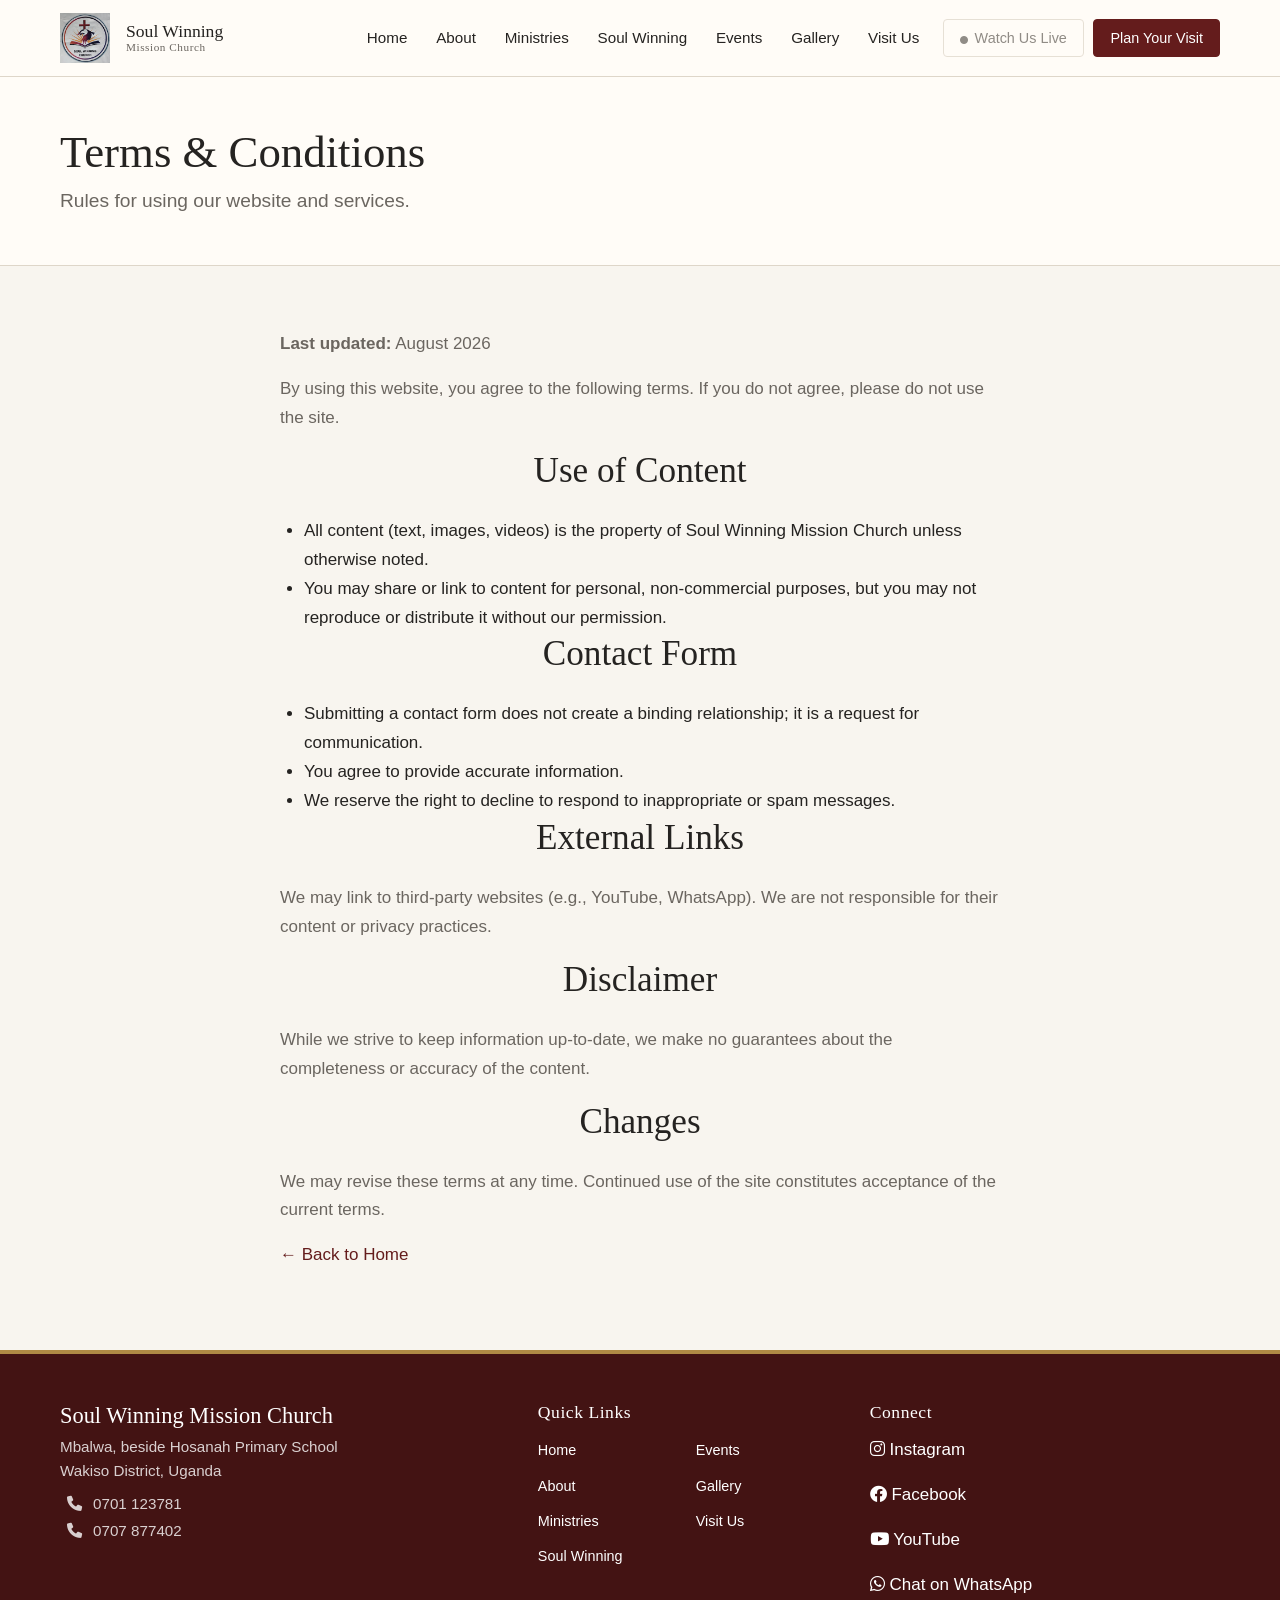
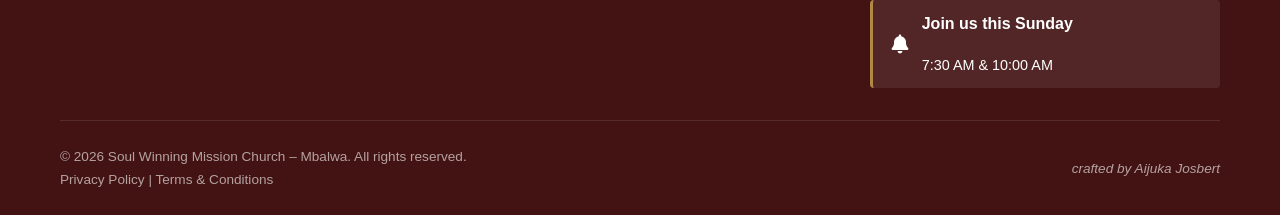
<file: terms.html>
<!doctype html>
<html lang="en">
<head>
  <meta charset="UTF-8" />
  <meta name="viewport" content="width=device-width, initial-scale=1.0" />
  <title>Terms & Conditions – Soul Winning Mission Church</title>
  <meta name="description" content="Terms and conditions for using the Soul Winning Mission Church website." />
  <link rel="icon" href="assets/logo/logo.jpg" type="image/jpeg" />
  <link rel="preconnect" href="https://cdnjs.cloudflare.com" crossorigin />
  <link rel="stylesheet" href="https://cdnjs.cloudflare.com/ajax/libs/font-awesome/6.0.0-beta3/css/all.min.css" />
  <link rel="stylesheet" href="css/variables.css" />
  <link rel="stylesheet" href="css/base.css" />
  <link rel="stylesheet" href="css/layout.css" />
  <link rel="stylesheet" href="css/components.css" />
  <link rel="stylesheet" href="css/navigation.css" />
  <link rel="stylesheet" href="css/pages.css" />
  <link rel="stylesheet" href="css/animations.css" />
  <link rel="stylesheet" href="css/media.css" />
  <link rel="stylesheet" href="css/responsive.css" />
</head>
<body>

  <!-- SKIP LINK -->
  <a href="#main-content" class="skip-link">Skip to main content</a>
  <!-- NAVIGATION (same as all pages) -->
  <header class="site-header" role="banner">
    <div class="container nav-container">
      <div class="logo">
        <a href="index.html">
          <img src="assets/logo/logo.jpg" alt="Soul Winning Mission Church logo" class="logo-img" />
          <span class="logo-text">Soul Winning<br /><small>Mission Church</small></span>
        </a>
      </div>
      <button class="nav-toggle" id="navToggle" aria-label="Toggle navigation" aria-expanded="false">
        <span class="hamburger"></span><span class="hamburger"></span><span class="hamburger"></span>
      </button>
      <nav class="nav-primary" id="navPrimary" role="navigation" aria-label="Main navigation">
        <ul class="nav-list">
          <li><a href="index.html">Home</a></li>
          <li><a href="about.html">About</a></li>
          <li><a href="ministries.html">Ministries</a></li>
          <li><a href="soul-winning.html">Soul Winning</a></li>
          <li><a href="events.html">Events</a></li>
          <li><a href="gallery.html">Gallery</a></li>
          <li><a href="visit.html">Visit Us</a></li>
        </ul>
        <div class="nav-cta">
          <a href="live.html" class="btn btn-live btn-sm" data-live-toggle>
            <i class="fas fa-circle live-dot"></i> Watch Us Live
          </a>
          <a href="visit.html" class="btn btn-primary btn-sm">Plan Your Visit</a>
        </div>
      </nav>
    </div>
  </header>

  <main id="main-content">

  <!-- PAGE HEADER -->
  <section class="page-header">
    <div class="container">
      <h1>Terms &amp; Conditions</h1>
      <p class="page-lede">Rules for using our website and services.</p>
    </div>
  </section>

  <!-- CONTENT -->
  <section class="legal-content animate-on-scroll">
    <div class="container" style="max-width: 760px; margin: 0 auto;">
      <p><strong>Last updated:</strong> August 2026</p>
      <p>By using this website, you agree to the following terms. If you do not agree, please do not use the site.</p>

      <h2>Use of Content</h2>
      <ul>
        <li>All content (text, images, videos) is the property of Soul Winning Mission Church unless otherwise noted.</li>
        <li>You may share or link to content for personal, non‑commercial purposes, but you may not reproduce or distribute it without our permission.</li>
      </ul>

      <h2>Contact Form</h2>
      <ul>
        <li>Submitting a contact form does not create a binding relationship; it is a request for communication.</li>
        <li>You agree to provide accurate information.</li>
        <li>We reserve the right to decline to respond to inappropriate or spam messages.</li>
      </ul>

      <h2>External Links</h2>
      <p>We may link to third‑party websites (e.g., YouTube, WhatsApp). We are not responsible for their content or privacy practices.</p>

      <h2>Disclaimer</h2>
      <p>While we strive to keep information up‑to‑date, we make no guarantees about the completeness or accuracy of the content.</p>

      <h2>Changes</h2>
      <p>We may revise these terms at any time. Continued use of the site constitutes acceptance of the current terms.</p>

      <p><a href="index.html">← Back to Home</a></p>
    </div>
  </section>

  <!-- FOOTER (updated with legal links) – same as in privacy-policy.html -->
  </main>

  <footer class="site-footer" role="contentinfo">
    <div class="container">
      <div class="footer-grid">
        <!-- same brand, links, social -->
        <div class="footer-brand">
          <h3>Soul Winning Mission Church</h3>
          <p>Mbalwa, beside Hosanah Primary School<br />Wakiso District, Uganda</p>
          <div class="footer-contact">
            <p><i class="fas fa-phone"></i> <a href="tel:+256701123781">0701 123781</a></p>
            <p><i class="fas fa-phone"></i> <a href="tel:+256707877402">0707 877402</a></p>
          </div>
        </div>
        <div class="footer-links">
          <h4>Quick Links</h4>
          <ul>
            <li><a href="index.html">Home</a></li>
            <li><a href="about.html">About</a></li>
            <li><a href="ministries.html">Ministries</a></li>
            <li><a href="soul-winning.html">Soul Winning</a></li>
            <li><a href="events.html">Events</a></li>
            <li><a href="gallery.html">Gallery</a></li>
            <li><a href="visit.html">Visit Us</a></li>
          </ul>
        </div>
        <div class="footer-social">
                    <h4>Connect</h4>
                    <p class="social-placeholder">
                        <i class="fab fa-instagram"></i>
                        <span class="placeholder-text"><a href="https://www.instagram.com/soulwinningmissionchurch/"
                                target="_blank" rel="noopener">Instagram</a></span>
                    </p>
                    <p>
                        <i class="fab fa-facebook"></i>
                        <a href="https://www.facebook.com/share/1DfsdftwXT/" target="_blank" rel="noopener">Facebook</a>
                    </p>
                    <p class="social-placeholder">
                        <i class="fab fa-youtube"></i>
                        <span class="placeholder-text"> <a
                                href="https://youtube.com/@soulwinningmissionchurch?si=pbnTslj-R-ijxtld" target="_blank"
                                rel="noopener">YouTube</a></span>
                    </p>
                    <a href="https://wa.me/256701123781" target="_blank" rel="noopener" class="social-live"><i
                            class="fab fa-whatsapp"></i> Chat on WhatsApp</a>
                    <div class="footer-callout">
                        <i class="fas fa-bell"></i>
                        <span><strong>Join us this Sunday</strong><br />7:30 AM &amp; 10:00 AM</span>
                    </div>
                </div>
      </div>

      <!-- UPDATED FOOTER BOTTOM -->
      <div class="footer-bottom">
        <p>
          &copy; 2026 Soul Winning Mission Church – Mbalwa. All rights reserved.
          <br>
          <a href="privacy-policy.html">Privacy Policy</a> | <a href="terms.html">Terms &amp; Conditions</a>
        </p>
        <p class="footer-credit">
          <a href="https://github.com/Aijuka-Josbert/" target="_blank" rel="noopener">crafted by Aijuka Josbert</a>
        </p>
      </div>
    </div>
  </footer>

  <button id="backToTop" class="back-to-top" aria-label="Back to top">
    <i class="fas fa-chevron-up"></i>
  </button>
  <script src="js/site-config.js"></script>
  <script src="js/live-toggle.js"></script>
  <script src="js/navigation.js"></script>
  <script src="js/main.js"></script>
  <script src="js/media.js"></script>
</body>
</html>
</file>
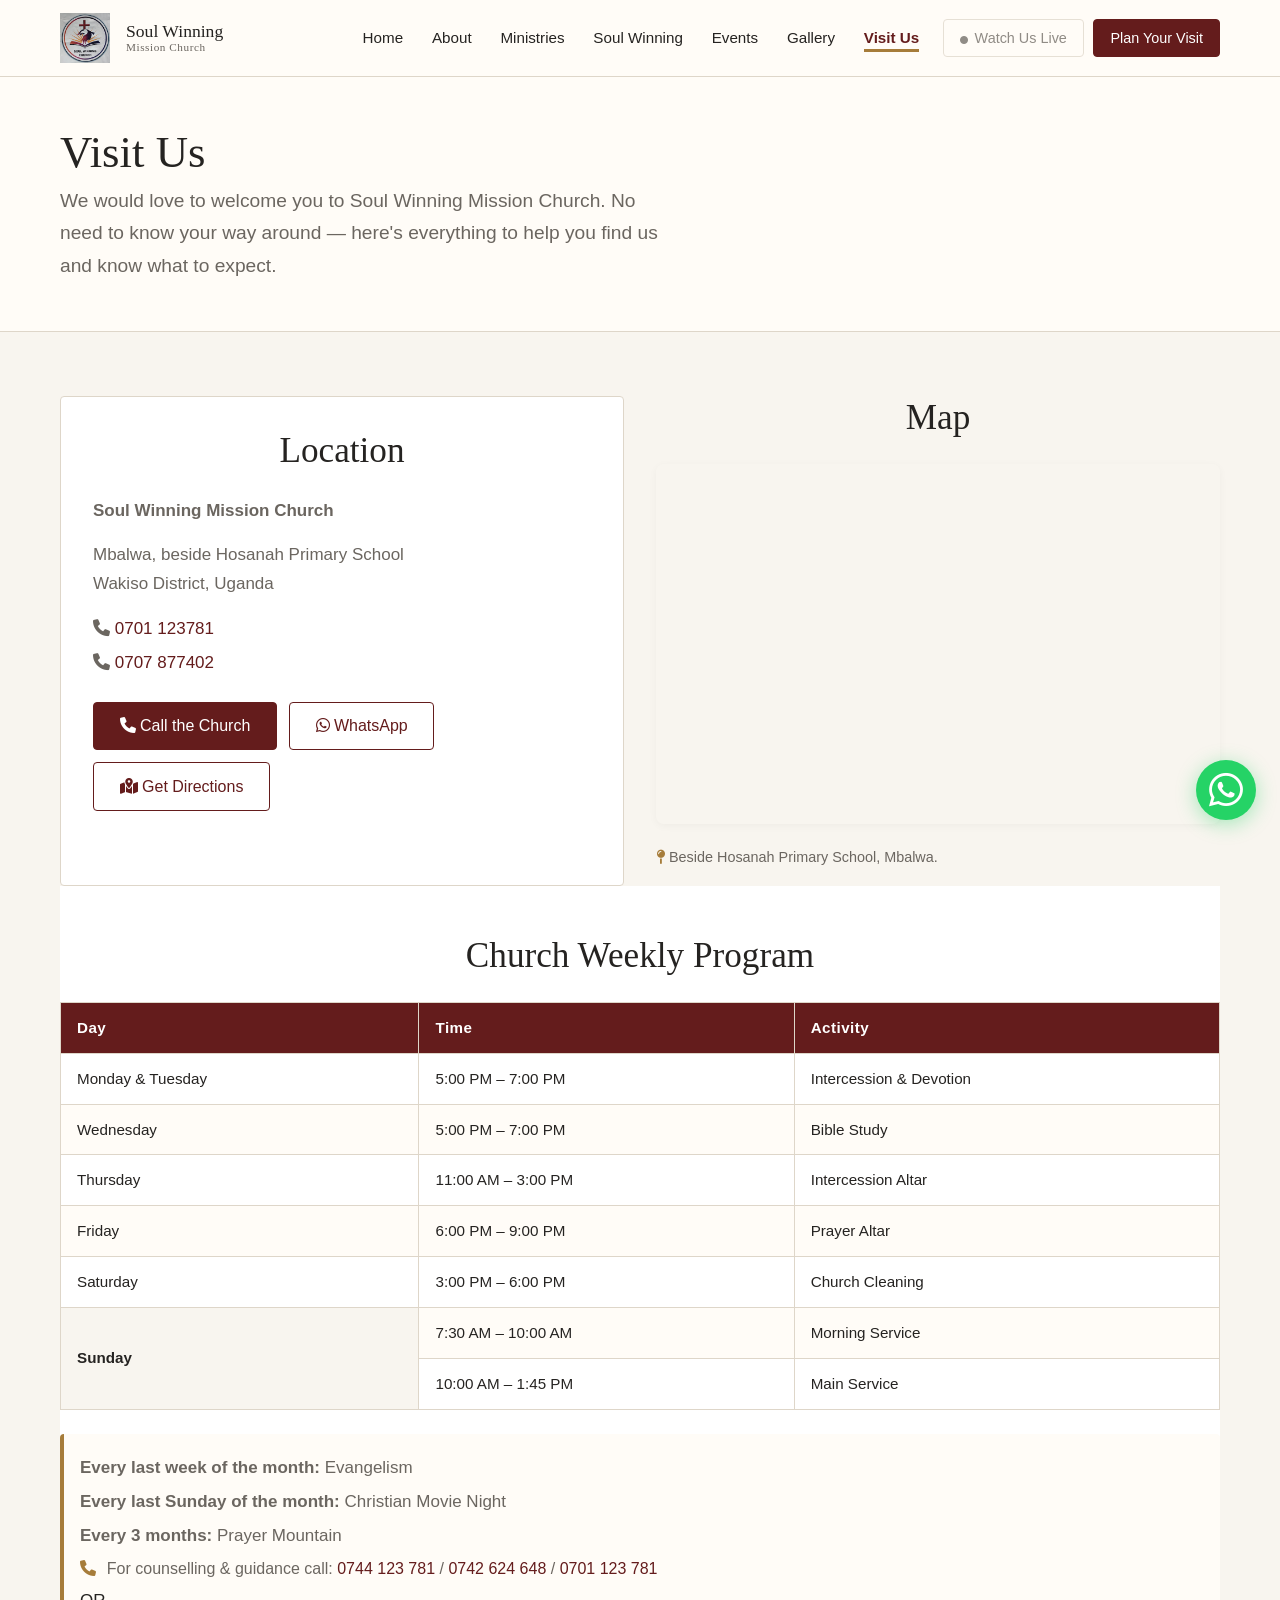
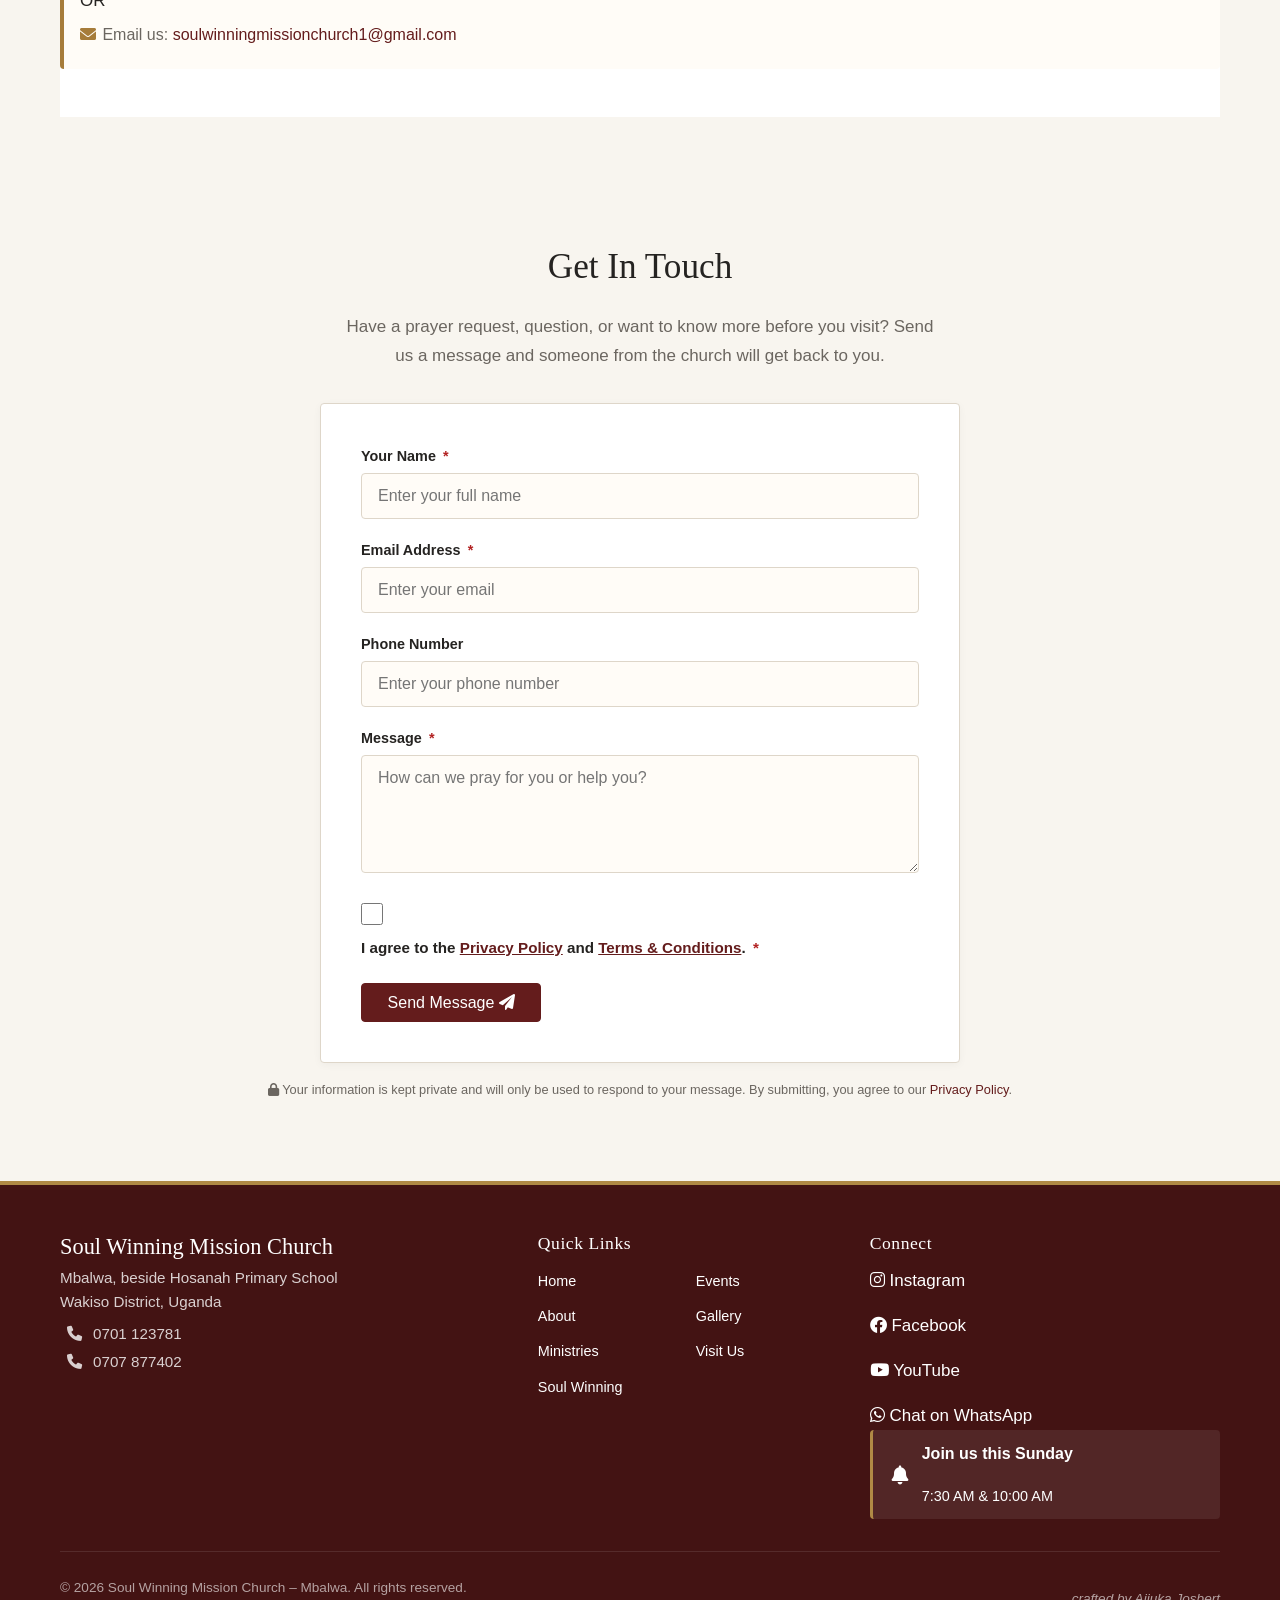
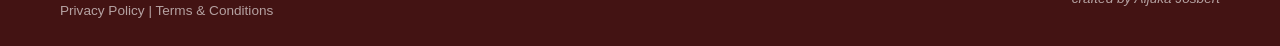
<file: visit.html>
<!doctype html>
<html lang="en">

<head>
    <meta charset="UTF-8" />
    <meta name="viewport" content="width=device-width, initial-scale=1.0" />
    <title>Visit Us – Soul Winning Mission Church Mbalwa</title>
    <meta name="description"
        content="Plan your visit to Soul Winning Mission Church in Mbalwa, beside Hosanah Primary School, Wakiso District, Uganda. Service times, directions, and contact." />
    <link rel="icon" href="assets/logo/logo.jpg" type="image/jpeg" />
    <link rel="preconnect" href="https://cdnjs.cloudflare.com" crossorigin />
    <link rel="preconnect" href="https://www.youtube.com" />
    <link rel="preconnect" href="https://www.google.com" />
    <link rel="dns-prefetch" href="https://api.web3forms.com" />
    <link rel="stylesheet" href="https://cdnjs.cloudflare.com/ajax/libs/font-awesome/6.0.0-beta3/css/all.min.css" />
    <link rel="stylesheet" href="css/variables.css" />
    <link rel="stylesheet" href="css/base.css" />
    <link rel="stylesheet" href="css/layout.css" />
    <link rel="stylesheet" href="css/components.css" />
    <link rel="stylesheet" href="css/navigation.css" />
    <link rel="stylesheet" href="css/pages.css" />
    <link rel="stylesheet" href="css/animations.css" />
    <link rel="stylesheet" href="css/media.css" />
    <link rel="stylesheet" href="css/responsive.css" />
</head>

<body>
    <!-- SKIP LINK -->
    <a href="#main-content" class="skip-link">Skip to main content</a>

    <!-- NAVIGATION -->
    <header class="site-header">
        <div class="container nav-container">
            <div class="logo">
                <a href="index.html">
                    <img src="assets/logo/logo.jpg" alt="Soul Winning Mission Church logo" class="logo-img" />
                    <span class="logo-text">Soul Winning<br /><small>Mission Church</small></span>
                </a>
            </div>
            <button class="nav-toggle" id="navToggle" aria-label="Toggle navigation" aria-expanded="false">
                <span class="hamburger"></span><span class="hamburger"></span><span class="hamburger"></span>
            </button>
            <nav class="nav-primary" id="navPrimary" aria-label="Main navigation">
                <ul class="nav-list">
                    <li><a href="index.html">Home</a></li>
                    <li><a href="about.html">About</a></li>
                    <li><a href="ministries.html">Ministries</a></li>
                    <li><a href="soul-winning.html">Soul Winning</a></li>
                    <li><a href="events.html">Events</a></li>
                    <li><a href="gallery.html">Gallery</a></li>
                    <li><a href="visit.html" class="active">Visit Us</a></li>
                </ul>
                <div class="nav-cta">
                    <a href="live.html" class="btn btn-live btn-sm" data-live-toggle>
                        <i class="fas fa-circle live-dot"></i> Watch Us Live
                    </a>
                    <a href="visit.html" class="btn btn-primary btn-sm">Plan Your Visit</a>
                </div>
            </nav>
        </div>
    </header>

    <!-- MAIN CONTENT -->
    <main id="main-content">
        <!-- PAGE HEADER -->
        <section class="page-header">
            <div class="container">
                <h1>Visit Us</h1>
                <p class="page-lede">
                    We would love to welcome you to Soul Winning Mission Church. No need
                    to know your way around — here's everything to help you find us and
                    know what to expect.
                </p>
            </div>
        </section>

        <!-- VISIT DETAILS -->
        <section class="visit-details animate-on-scroll">
            <div class="container">
                <div class="visit-grid">
                    <div class="visit-address">
                        <h2>Location</h2>
                        <p><strong>Soul Winning Mission Church</strong></p>
                        <p>
                            Mbalwa, beside Hosanah Primary School<br />Wakiso District, Uganda
                        </p>
                        <div class="visit-phone">
                            <p>
                                <i class="fas fa-phone"></i>
                                <a href="tel:+256701123781">0701 123781</a>
                            </p>
                            <p>
                                <i class="fas fa-phone"></i>
                                <a href="tel:+256707877402">0707 877402</a>
                            </p>
                        </div>
                        <div class="visit-buttons">
                            <a href="tel:+256701123781" class="btn btn-primary"><i class="fas fa-phone"></i> Call the
                                Church</a>
                            <a href="https://wa.me/256701123781" target="_blank" rel="noopener" class="btn btn-outline"><i
                                    class="fab fa-whatsapp"></i> WhatsApp</a>
                            <a href="https://www.google.com/maps/dir/?api=1&destination=Soul+Winning+Mission+Church%2C+Mbalwa&destination_place_id=ChIJc4N0EY65fRcRHXAkI4ZhvBI"
                                target="_blank" rel="noopener" class="btn btn-outline"><i
                                    class="fas fa-map-location-dot"></i> Get Directions</a>
                        </div>
                    </div>

                    <div class="visit-map">
                        <h2>Map</h2>
                        <iframe
                            src="https://www.google.com/maps?q=Soul+Winning+Mission+Church,+Mbalwa,+Uganda&z=16&output=embed"
                            style="width:100%; height:360px; border:0; border-radius:8px; box-shadow:var(--shadow-subtle);"
                            allowfullscreen="" loading="lazy"
                            title="Exact location of Soul Winning Mission Church – Mbalwa"></iframe>
                        <p class="map-note">
                            <i class="fas fa-map-pin"></i> Beside Hosanah Primary School,
                            Mbalwa.
                        </p>
                    </div>
                </div>

                <!-- Weekly Program (full table) -->
                <div class="weekly-program-section">
                    <h2>Church Weekly Program</h2>
                    <div class="program-table-wrapper">
                        <table class="program-table">
                            <thead>
                                <tr>
                                    <th>Day</th>
                                    <th>Time</th>
                                    <th>Activity</th>
                                </tr>
                            </thead>
                            <tbody>
                                <tr>
                                    <td>Monday & Tuesday</td>
                                    <td>5:00 PM – 7:00 PM</td>
                                    <td>Intercession & Devotion</td>
                                </tr>
                                <tr>
                                    <td>Wednesday</td>
                                    <td>5:00 PM – 7:00 PM</td>
                                    <td>Bible Study</td>
                                </tr>
                                <tr>
                                    <td>Thursday</td>
                                    <td>11:00 AM – 3:00 PM</td>
                                    <td>Intercession Altar</td>
                                </tr>
                                <tr>
                                    <td>Friday</td>
                                    <td>6:00 PM – 9:00 PM</td>
                                    <td>Prayer Altar</td>
                                </tr>
                                <tr>
                                    <td>Saturday</td>
                                    <td>3:00 PM – 6:00 PM</td>
                                    <td>Church Cleaning</td>
                                </tr>
                                <tr>
                                    <td rowspan="2">Sunday</td>
                                    <td>7:30 AM – 10:00 AM</td>
                                    <td>Morning Service</td>
                                </tr>
                                <tr>
                                    <td>10:00 AM – 1:45 PM</td>
                                    <td>Main Service</td>
                                </tr>
                            </tbody>
                        </table>
                    </div>
                    <div class="program-notes">
                        <p><strong>Every last week of the month:</strong> Evangelism</p>
                        <p>
                            <strong>Every last Sunday of the month:</strong> Christian Movie
                            Night
                        </p>
                        <p><strong>Every 3 months:</strong> Prayer Mountain</p>
                        <p class="counselling-phone">
                            <i class="fas fa-phone"></i> For counselling &amp; guidance call:
                            <a href="tel:+256744123781">0744 123 781</a> /
                            <a href="tel:+256742624648">0742 624 648</a> /
                            <a href="tel:+256701123781">0701 123 781</a>
                        </p>
                        <span> OR </span>
                        <p class="email-us">
                            <i class="fas fa-envelope"></i>Email us:
                            <a href="mailto:soulwinningmissionchurch1@gmail.com">soulwinningmissionchurch1@gmail.com</a>
                        </p>
                    </div>
                </div>
            </div>
        </section>

        <!-- CONTACT FORM -->
        <section class="contact-section animate-on-scroll" aria-label="Contact us">
            <div class="container">
                <h2>Get In Touch</h2>
                <p class="contact-lede">
                    Have a prayer request, question, or want to know more before you
                    visit? Send us a message and someone from the church will get back to
                    you.
                </p>

                <form id="contactForm" class="contact-form" novalidate>
                    <input type="hidden" name="access_key" value="abbd109a-5cf5-4135-841f-d9d57419dc91" />
                    <input type="hidden" name="subject" value="New message from the church website" />
                    <input type="hidden" name="from_name" value="Soul Winning Mission Church Website" />
                    <input type="checkbox" name="botcheck" class="hidden" style="display: none" />

                    <!-- Name -->
                    <div class="form-group" data-field="name">
                        <label for="name">Your Name <span class="required-star">*</span></label>
                        <input type="text" id="name" name="name" placeholder="Enter your full name" required
                            aria-required="true" pattern="[A-Za-z\s\-']+" />
                        <span class="field-error"></span>
                    </div>

                    <!-- Email -->
                    <div class="form-group" data-field="email">
                        <label for="email">Email Address <span class="required-star">*</span></label>
                        <input type="email" id="email" name="email" placeholder="Enter your email" required
                            aria-required="true" pattern="[^@\s]+@[^@\s]+\.[^@\s]+" />
                        <span class="field-error"></span>
                    </div>

                    <!-- Phone -->
                    <div class="form-group" data-field="phone">
                        <label for="phone">Phone Number</label>
                        <input type="tel" id="phone" name="phone" placeholder="Enter your phone number"
                            pattern="[\d\s\+\(\)\-]{5,20}" />
                        <span class="field-error"></span>
                    </div>

                    <!-- Message -->
                    <div class="form-group" data-field="message">
                        <label for="message">Message <span class="required-star">*</span></label>
                        <textarea id="message" name="message" rows="5" placeholder="How can we pray for you or help you?"
                            required aria-required="true" minlength="5"></textarea>
                        <span class="field-error"></span>
                    </div>

                    <!-- Privacy & Terms checkbox (mandatory) -->
                    <div class="form-group checkbox-group" data-field="agree">
                        <input type="checkbox" id="agree" name="agree" required aria-required="true" />
                        <label for="agree">
                            I agree to the
                            <a href="privacy-policy.html" target="_blank">Privacy Policy</a>
                            and
                            <a href="terms.html" target="_blank">Terms &amp; Conditions</a>.
                            <span class="required-star">*</span>
                        </label>
                        <span class="field-error"></span>
                    </div>

                    <button type="submit" class="btn btn-primary" id="contactSubmitBtn">
                        <span class="btn-label">Send Message</span>
                        <i class="fas fa-paper-plane"></i>
                    </button>
                    <p id="contactFormStatus" class="form-status" role="status" aria-live="polite"></p>
                </form>
                <p class="form-note">
                    <i class="fas fa-lock"></i> Your information is kept private and will
                    only be used to respond to your message. By submitting, you agree to
                    our <a href="privacy-policy.html">Privacy Policy</a>.
                </p>
            </div>
        </section>
    </main>

    <!-- FOOTER -->
    <footer class="site-footer">
        <div class="container">
            <div class="footer-grid">
                <div class="footer-brand">
                    <h3>Soul Winning Mission Church</h3>
                    <p>
                        Mbalwa, beside Hosanah Primary School<br />Wakiso District, Uganda
                    </p>
                    <div class="footer-contact">
                        <p>
                            <i class="fas fa-phone"></i>
                            <a href="tel:+256701123781">0701 123781</a>
                        </p>
                        <p>
                            <i class="fas fa-phone"></i>
                            <a href="tel:+256707877402">0707 877402</a>
                        </p>
                    </div>
                </div>

                <div class="footer-links">
                    <h4>Quick Links</h4>
                    <ul>
                        <li><a href="index.html">Home</a></li>
                        <li><a href="about.html">About</a></li>
                        <li><a href="ministries.html">Ministries</a></li>
                        <li><a href="soul-winning.html">Soul Winning</a></li>
                        <li><a href="events.html">Events</a></li>
                        <li><a href="gallery.html">Gallery</a></li>
                        <li><a href="visit.html">Visit Us</a></li>
                    </ul>
                </div>

                <div class="footer-social">
                    <h4>Connect</h4>
                    <p class="social-placeholder">
                        <i class="fab fa-instagram"></i>
                        <span class="placeholder-text"><a href="https://www.instagram.com/soulwinningmissionchurch/"
                                target="_blank" rel="noopener">Instagram</a></span>
                    </p>
                    <p>
                        <i class="fab fa-facebook"></i>
                        <a href="https://www.facebook.com/share/1DfsdftwXT/" target="_blank" rel="noopener">Facebook</a>
                    </p>
                    <p class="social-placeholder">
                        <i class="fab fa-youtube"></i>
                        <span class="placeholder-text"> <a
                                href="https://youtube.com/@soulwinningmissionchurch?si=pbnTslj-R-ijxtld" target="_blank"
                                rel="noopener">YouTube</a></span>
                    </p>
                    <a href="https://wa.me/256701123781" target="_blank" rel="noopener" class="social-live"><i
                            class="fab fa-whatsapp"></i> Chat on WhatsApp</a>
                    <div class="footer-callout">
                        <i class="fas fa-bell"></i>
                        <span><strong>Join us this Sunday</strong><br />7:30 AM &amp; 10:00 AM</span>
                    </div>
                </div>
            </div>

            <div class="footer-bottom">
                <p>
                    &copy; 2026 Soul Winning Mission Church – Mbalwa. All rights
                    reserved.
                    <br />
                    <a href="privacy-policy.html">Privacy Policy</a> |
                    <a href="terms.html">Terms &amp; Conditions</a>
                </p>
                <p class="footer-credit">
                    <a href="https://github.com/Aijuka-Josbert/" target="_blank" rel="noopener">crafted by Aijuka
                        Josbert</a>
                </p>
            </div>
        </div>
    </footer>

    <!-- Floating WhatsApp button -->
    <a href="https://wa.me/256701123781" target="_blank" rel="noopener" class="whatsapp-float"
        aria-label="Chat on WhatsApp">
        <i class="fab fa-whatsapp"></i>
    </a>

    <!-- Back to top -->
    <button id="backToTop" class="back-to-top" aria-label="Back to top">
        <i class="fas fa-chevron-up"></i>
    </button>

    <script src="js/site-config.js"></script>
    <script src="js/live-toggle.js"></script>
    <script src="js/navigation.js"></script>
    <script src="js/main.js"></script>
    <script src="js/media.js"></script>
    <script src="js/contact-form.js"></script>
</body>

</html>
</file>
<file: css/variables.css>
:root {
    --color-burgundy: #641C1C;
    --color-burgundy-dark: #431313;
    --color-gold: #A67C3A;  /* was #B08A45 – now darker, passes AA */
    --color-ivory: #F8F5EF;
    --color-cream: #FFFCF7;
    --color-charcoal: #252321;
    --color-muted-text: #6B6660;
    --color-border: #DED6C9;
    --color-white: #FFFFFF;

    --font-primary: 'Georgia', 'Times New Roman', serif;
    --font-body: 'Segoe UI', 'Helvetica Neue', Arial, sans-serif;

    --max-width: 1200px;
    --spacing-unit: 1.5rem;
    --border-radius: 0.25rem;
    --shadow-subtle: 0 2px 8px rgba(0, 0, 0, 0.04);
    --transition-speed: 0.25s;
}
</file>
<file: css/base.css>
/* ============================================================
   BASE.CSS – clean, no emoji, with testimonies
   ============================================================ */
* {
  margin: 0;
  padding: 0;
  box-sizing: border-box;
}

html {
  scroll-behavior: smooth;
}

html,
body {
  max-width: 100%;
  overflow-x: hidden;
}

body {
  font-family: var(--font-body);
  background-color: var(--color-cream);
  color: var(--color-charcoal);
  line-height: 1.7;
  font-size: 1.0625rem;
  overflow-wrap: break-word;
}

img,
video {
  max-width: 100%;
}

h1,
h2,
h3,
h4,
h5,
h6 {
  font-family: var(--font-primary);
  font-weight: 400;
  line-height: 1.25;
  margin-bottom: 0.75rem;
  color: var(--color-charcoal);
}

h1 {
  font-size: 2.8rem;
}

h2 {
  font-size: 2.2rem;
  text-align: center;
  margin-bottom: 1.5rem;
}

h3 {
  font-size: 1.6rem;
}

p {
  margin-bottom: 1rem;
  color: var(--color-muted-text);
}

a {
  color: var(--color-burgundy);
  text-decoration: none;
  transition: color var(--transition-speed);
}

a:hover {
  color: var(--color-burgundy-dark);
}

img {
  max-width: 100%;
  height: auto;
  display: block;
}

ul,
ol {
  padding-left: 1.5rem;
}

blockquote {
  border-left: 4px solid var(--color-gold);
  padding-left: 1.5rem;
  margin: 1.5rem 0;
  font-style: italic;
  color: var(--color-muted-text);
}

cite {
  display: block;
  margin-top: 0.5rem;
  font-style: normal;
  font-size: 0.9rem;
  color: var(--color-muted-text);
}

.container {
  max-width: var(--max-width);
  margin: 0 auto;
  padding: 0 1.25rem;
}

/* ----- Scroll Animations (staggered) ----- */
.animate-on-scroll {
  opacity: 0;
  transform: translateY(40px);
  transition:
    opacity 0.8s cubic-bezier(0.25, 0.46, 0.45, 0.94),
    transform 0.8s cubic-bezier(0.25, 0.46, 0.45, 0.94);
}

.animate-on-scroll.visible {
  opacity: 1;
  transform: translateY(0);
}

.animate-on-scroll.visible .timeline-item,
.animate-on-scroll.visible .ministry-item,
.animate-on-scroll.visible .journey-step,
.animate-on-scroll.visible .activity-item,
.animate-on-scroll.visible .event-item,
.animate-on-scroll.visible .gallery-item,
.animate-on-scroll.visible .testimony-item {
  opacity: 0;
  transform: translateY(30px);
  animation: staggerFadeUp 0.6s forwards;
}

.animate-on-scroll.visible .timeline-item:nth-child(1) {
  animation-delay: 0.1s;
}

.animate-on-scroll.visible .timeline-item:nth-child(2) {
  animation-delay: 0.2s;
}

.animate-on-scroll.visible .timeline-item:nth-child(3) {
  animation-delay: 0.3s;
}

.animate-on-scroll.visible .ministry-item:nth-child(1) {
  animation-delay: 0.1s;
}

.animate-on-scroll.visible .ministry-item:nth-child(2) {
  animation-delay: 0.2s;
}

.animate-on-scroll.visible .ministry-item:nth-child(3) {
  animation-delay: 0.3s;
}

.animate-on-scroll.visible .ministry-item:nth-child(4) {
  animation-delay: 0.4s;
}

.animate-on-scroll.visible .ministry-item:nth-child(5) {
  animation-delay: 0.5s;
}

.animate-on-scroll.visible .journey-step:nth-child(1) {
  animation-delay: 0.1s;
}

.animate-on-scroll.visible .journey-step:nth-child(2) {
  animation-delay: 0.2s;
}

.animate-on-scroll.visible .journey-step:nth-child(3) {
  animation-delay: 0.3s;
}

.animate-on-scroll.visible .journey-step:nth-child(4) {
  animation-delay: 0.4s;
}

.animate-on-scroll.visible .journey-step:nth-child(5) {
  animation-delay: 0.5s;
}

.animate-on-scroll.visible .event-item:nth-child(1) {
  animation-delay: 0.1s;
}

.animate-on-scroll.visible .event-item:nth-child(2) {
  animation-delay: 0.2s;
}

.animate-on-scroll.visible .event-item:nth-child(3) {
  animation-delay: 0.3s;
}

.animate-on-scroll.visible .event-item:nth-child(4) {
  animation-delay: 0.4s;
}

.animate-on-scroll.visible .gallery-item:nth-child(1) {
  animation-delay: 0.05s;
}

.animate-on-scroll.visible .gallery-item:nth-child(2) {
  animation-delay: 0.1s;
}

.animate-on-scroll.visible .gallery-item:nth-child(3) {
  animation-delay: 0.15s;
}

.animate-on-scroll.visible .gallery-item:nth-child(4) {
  animation-delay: 0.2s;
}

.animate-on-scroll.visible .gallery-item:nth-child(5) {
  animation-delay: 0.25s;
}

.animate-on-scroll.visible .gallery-item:nth-child(6) {
  animation-delay: 0.3s;
}

.animate-on-scroll.visible .testimony-item:nth-child(1) {
  animation-delay: 0.1s;
}

.animate-on-scroll.visible .testimony-item:nth-child(2) {
  animation-delay: 0.2s;
}

.animate-on-scroll.visible .testimony-item:nth-child(3) {
  animation-delay: 0.3s;
}

@keyframes staggerFadeUp {
  0% {
    opacity: 0;
    transform: translateY(30px);
  }

  100% {
    opacity: 1;
    transform: translateY(0);
  }
}

/* ----- Back to top ----- */
.back-to-top {
  position: fixed;
  bottom: 2rem;
  right: 2rem;
  background: var(--color-burgundy);
  color: var(--color-white);
  border: none;
  border-radius: 50%;
  width: 48px;
  height: 48px;
  font-size: 1.2rem;
  cursor: pointer;
  box-shadow: 0 2px 10px rgba(0, 0, 0, 0.15);
  opacity: 0;
  transform: translateY(20px);
  transition:
    opacity 0.3s,
    transform 0.3s,
    background 0.3s;
  z-index: 999;
}

.back-to-top.visible {
  opacity: 1;
  transform: translateY(0);
}

.back-to-top:hover {
  background: var(--color-burgundy-dark);
}

/* ----- Hero background ----- */
.hero-image {
  position: relative;
  height: 100%;
  min-height: 500px;
  overflow: hidden;
}

.hero-image .hero-bg {
  width: 100%;
  height: 100%;
  object-fit: cover;
  position: absolute;
  top: 0;
  left: 0;
}

.hero-image .hero-overlay {
  position: absolute;
  inset: 0;
  background: linear-gradient(135deg,
      rgba(37, 35, 33, 0.85) 0%,
      rgba(100, 28, 28, 0.5) 100%);
  z-index: 1;
}

.hero-content {
  position: relative;
  z-index: 2;
  padding: 4rem 0;
}

/* ----- Placeholder images (no emoji) ----- */
.placeholder-img {
  width: 100%;
  height: auto;
  aspect-ratio: 4/3;
  object-fit: cover;
  background: var(--color-ivory);
  border: 1px solid var(--color-border);
  border-radius: var(--border-radius);
  color: var(--color-muted-text);
  display: flex;
  align-items: center;
  justify-content: center;
  font-size: 0.9rem;
}

.placeholder-img::after {
  content: "Photo coming soon";
  display: flex;
  align-items: center;
  justify-content: center;
  width: 100%;
  height: 100%;
  background: var(--color-ivory);
  color: var(--color-muted-text);
  font-size: 0.9rem;
}
/* ----- Skip to main content ----- */
.skip-link {
  position: absolute;
  left: -9999px;
  top: auto;
  width: 1px;
  height: 1px;
  overflow: hidden;
  z-index: 9999;
  background: var(--color-burgundy);
  color: var(--color-white);
  padding: 0.75rem 1.5rem;
  border-radius: 0 0 var(--border-radius) 0;
  font-weight: 600;
  text-decoration: none;
}

.skip-link:focus-visible {
  left: 0;
  top: 0;
  width: auto;
  height: auto;
  overflow: visible;
  outline: 3px solid var(--color-gold);
  outline-offset: 0;
}

/* ----- Ensure all focusable elements have clear indicators ----- */
button:focus-visible,
a:focus-visible,
input:focus-visible,
textarea:focus-visible,
select:focus-visible,
[tabindex]:focus-visible {
  outline: 2px solid var(--color-gold);
  outline-offset: 2px;
}
</file>
<file: css/layout.css>
/* Shared layout helpers */
section {
    padding: 4rem 0;
}

.section-title {
    text-align: center;
    margin-bottom: 2rem;
}

.grid-2 {
    display: grid;
    grid-template-columns: 1fr 1fr;
    gap: 2rem;
}

@media (max-width: 768px) {
    .grid-2 {
        grid-template-columns: 1fr;
    }
}

/* Placeholder images */
.placeholder-image {
    background-color: var(--color-ivory);
    border: 1px solid var(--color-border);
    border-radius: var(--border-radius);
    padding: 2rem 1rem;
    text-align: center;
    color: var(--color-muted-text);
    min-height: 160px;
    display: flex;
    flex-direction: column;
    align-items: center;
    justify-content: center;
    gap: 0.5rem;
}

.placeholder-image i {
    font-size: 2.4rem;
    color: var(--color-gold);
    opacity: 0.6;
}

.placeholder-image.small {
    min-height: 100px;
    padding: 1rem;
}

.placeholder-image.small i {
    font-size: 1.6rem;
}

.placeholder-image span {
    font-size: 0.95rem;
}

.placeholder-image small {
    font-size: 0.75rem;
    opacity: 0.7;
}

/* Buttons */
.btn {
    display: inline-block;
    padding: 0.6rem 1.6rem;
    border: 1px solid transparent;
    border-radius: var(--border-radius);
    font-size: 1rem;
    font-family: var(--font-body);
    cursor: pointer;
    transition: background var(--transition-speed), color var(--transition-speed), border-color var(--transition-speed);
    text-align: center;
}

.btn-primary {
    background-color: var(--color-burgundy);
    color: var(--color-white);
    border-color: var(--color-burgundy);
}

.btn-primary:hover {
    background-color: var(--color-burgundy-dark);
    border-color: var(--color-burgundy-dark);
    color: var(--color-white);
}

.btn-outline {
    background: transparent;
    border-color: var(--color-burgundy);
    color: var(--color-burgundy);
}

.btn-outline:hover {
    background: var(--color-burgundy);
    color: var(--color-white);
}

.btn-outline-light {
    background: transparent;
    border-color: var(--color-white);
    color: var(--color-white);
}

.btn-outline-light:hover {
    background: var(--color-white);
    color: var(--color-burgundy);
}

.btn-sm {
    padding: 0.35rem 1rem;
    font-size: 0.9rem;
}
</file>
<file: css/components.css>
/* Service info bar */
.service-info {
    background-color: var(--color-ivory);
    border-bottom: 1px solid var(--color-border);
    padding: 1.2rem 0;
}

.service-grid {
    display: flex;
    flex-wrap: wrap;
    justify-content: space-between;
    align-items: center;
    gap: 1rem 2rem;
}

.service-grid i {
    color: var(--color-gold);
    width: 1.8rem;
    text-align: center;
}

.service-times span {
    display: inline-block;
    margin-right: 1.2rem;
}

.service-times time {
    font-weight: 500;
}

/* Intro */
.intro-block {
    max-width: 720px;
    margin: 0 auto;
    text-align: center;
}

.intro-block h2 {
    margin-bottom: 1rem;
}

.intro-block p {
    font-size: 1.1rem;
    color: var(--color-muted-text);
}

/* Timeline */
.timeline {
    display: flex;
    flex-direction: column;
    gap: 2.5rem;
    margin-top: 2rem;
}

.timeline-item {
    display: flex;
    gap: 1.5rem;
    align-items: flex-start;
}

.timeline-marker {
    flex: 0 0 80px;
    text-align: center;
}

.timeline-year {
    display: inline-block;
    background: var(--color-burgundy);
    color: var(--color-white);
    padding: 0.2rem 0.8rem;
    border-radius: 20px;
    font-size: 0.9rem;
    font-weight: 600;
}

.timeline-content {
    display: flex;
    gap: 1.5rem;
    flex-wrap: wrap;
}

.timeline-image {
    flex: 0 0 120px;
}

.timeline-text {
    flex: 1;
    min-width: 200px;
}

.timeline-text h3 {
    margin-bottom: 0.25rem;
}

@media (max-width: 600px) {
    .timeline-marker {
        flex-basis: 60px;
    }

    .timeline-image {
        flex-basis: 100%;
    }
}

/* Soul Winning Journey */
.soul-winning-journey {
    display: flex;
    flex-wrap: wrap;
    justify-content: center;
    gap: 1.5rem 2rem;
    margin: 2rem 0;
}

.journey-step {
    flex: 1 1 120px;
    min-width: 100px;
    text-align: center;
    background: var(--color-white);
    padding: 1.5rem 0.5rem;
    border-radius: var(--border-radius);
    border: 1px solid var(--color-border);
}

.step-number {
    display: inline-block;
    background: var(--color-gold);
    color: var(--color-white);
    width: 28px;
    height: 28px;
    line-height: 28px;
    border-radius: 50%;
    font-weight: 700;
    font-size: 0.9rem;
    margin-bottom: 0.5rem;
}

.journey-step i {
    font-size: 1.8rem;
    color: var(--color-burgundy);
    margin: 0.5rem 0;
}

.journey-step h3 {
    font-size: 1.1rem;
    margin-bottom: 0.25rem;
}

.journey-step p {
    font-size: 0.9rem;
    color: var(--color-muted-text);
}

.soul-winning-header blockquote {
    margin: 1.5rem auto;
    max-width: 600px;
}

.soul-winning-cta {
    text-align: center;
    margin-top: 2rem;
}

/* Activities */
.activities-grid {
    display: grid;
    grid-template-columns: repeat(auto-fill, minmax(180px, 1fr));
    gap: 1.5rem;
    margin-top: 1.5rem;
}

.activity-item {
    background: var(--color-white);
    padding: 1.5rem 1rem;
    text-align: center;
    border: 1px solid var(--color-border);
    border-radius: var(--border-radius);
}

.activity-icon {
    font-size: 2rem;
    color: var(--color-gold);
    margin-bottom: 0.5rem;
}

.activity-item h3 {
    font-size: 1.1rem;
    margin-bottom: 0.25rem;
}

.activity-item p {
    font-size: 0.9rem;
    color: var(--color-muted-text);
}

/* Upcoming */
.upcoming-list {
    list-style: none;
    padding: 0;
    max-width: 700px;
    margin: 1.5rem auto;
}

.upcoming-list li {
    display: flex;
    align-items: baseline;
    padding: 0.75rem 0;
    border-bottom: 1px solid var(--color-border);
    gap: 1rem;
}

.upcoming-badge {
    background: var(--color-ivory);
    padding: 0.1rem 0.8rem;
    border-radius: 12px;
    font-size: 0.75rem;
    font-weight: 600;
    color: var(--color-muted-text);
    border: 1px solid var(--color-border);
}

.upcoming-event {
    font-size: 1rem;
}

/* Visit invite */
.invite-block {
    background: var(--color-burgundy);
    color: var(--color-white);
    padding: 3rem 2rem;
    text-align: center;
    border-radius: var(--border-radius);
}

.invite-block h2 {
    color: var(--color-white);
}

.invite-block a {
    color: var(--color-gold);
}

.invite-block a:hover {
    color: var(--color-white);
}

.invite-block .btn-primary {
    background: var(--color-gold);
    border-color: var(--color-gold);
    color: var(--color-charcoal);
}

.invite-block .btn-primary:hover {
    background: var(--color-white);
    border-color: var(--color-white);
}

/* ----- Logo in header ----- */
.logo-img {
    height: 50px;
    width: auto;
    margin-right: 0.5rem;
}

.logo {
    display: flex;
    align-items: center;
}

/* ----- Testimonial quote ----- */
.testimonial-quote {
    margin: 2rem 0 1rem;
    padding: 1.5rem 2rem;
    background: var(--color-white);
    border-left: 4px solid var(--color-gold);
    border-radius: var(--border-radius);
    box-shadow: var(--shadow-subtle);
}

.testimonial-quote i {
    color: var(--color-gold);
    font-size: 1.8rem;
    margin-bottom: 0.5rem;
    opacity: 0.6;
}

.testimonial-quote blockquote {
    border-left: none;
    padding-left: 0;
    margin: 0;
    font-style: italic;
    color: var(--color-charcoal);
}

.testimonial-quote cite {
    margin-top: 0.5rem;
    font-weight: 600;
    color: var(--color-burgundy);
}

/* ----- Floating WhatsApp button ----- */
.whatsapp-float {
    position: fixed;
    bottom: 5rem;
    right: 1.5rem;
    background: #25D366;
    color: white;
    border-radius: 50%;
    width: 60px;
    height: 60px;
    display: flex;
    align-items: center;
    justify-content: center;
    font-size: 2.4rem;
    box-shadow: 0 4px 20px rgba(37, 211, 102, 0.4);
    transition: transform 0.3s ease, box-shadow 0.3s ease;
    z-index: 998;
}

.whatsapp-float:hover {
    transform: scale(1.08);
    box-shadow: 0 6px 30px rgba(37, 211, 102, 0.6);
    color: white;
}

@media (max-width: 600px) {
    .whatsapp-float {
        bottom: 4.5rem;
        width: 54px;
        height: 54px;
        font-size: 2rem;
    }
}

/* ----- Footer logo ----- */
.footer-logo {
    max-height: 60px;
    width: auto;
    margin-bottom: 0.5rem;
}

.footer-brand {
    display: flex;
    flex-direction: column;
    align-items: flex-start;
}

/* ----- Map note ----- */
.map-note {
    margin-top: 0.75rem;
    font-size: 0.9rem;
    color: var(--color-muted-text);
}

.map-note i {
    color: var(--color-gold);
}
</file>
<file: css/navigation.css>
//* Add to navigation.css */
.nav-list a.active {
    border-bottom-color: var(--color-gold);
    color: var(--color-burgundy);
    font-weight: 600;
}

.site-header {
    background: var(--color-cream);
    border-bottom: 1px solid var(--color-border);
    padding: 0.8rem 0;
    position: sticky;
    top: 0;
    z-index: 1000;
    background: rgba(255, 252, 247, 0.96);
    backdrop-filter: blur(4px);
}

.nav-container {
    display: flex;
    justify-content: space-between;
    align-items: center;
}

.logo a {
    display: flex;
    align-items: center;
    gap: 0.5rem;
    color: var(--color-charcoal);
}

.logo-icon {
    font-size: 1.8rem;
    color: var(--color-burgundy);
}

.logo-text {
    font-family: var(--font-primary);
    line-height: 1.1;
    font-size: 1.1rem;
}

.logo-text small {
    font-size: 0.7rem;
    letter-spacing: 0.05em;
    display: block;
    color: var(--color-muted-text);
}

.nav-primary {
    display: flex;
    align-items: center;
    gap: 1.5rem;
}

.nav-list {
    display: flex;
    list-style: none;
    gap: 1.8rem;
    padding: 0;
    margin: 0;
}

.nav-list a {
    color: var(--color-charcoal);
    font-size: 0.95rem;
    padding: 0.3rem 0;
    border-bottom: 2px solid transparent;
    transition: border-color var(--transition-speed), color var(--transition-speed);
}

.nav-list a:hover,
.nav-list a.active {
    border-bottom-color: var(--color-gold);
    color: var(--color-burgundy);
}

.nav-list a.active {
    font-weight: 600;
}

.nav-cta {
    display: flex;
    align-items: center;
    gap: 0.6rem;
}

.nav-toggle {
    display: none;
    flex-direction: column;
    gap: 4px;
    background: transparent;
    border: none;
    cursor: pointer;
    padding: 0.4rem;
}

.nav-toggle .hamburger {
    display: block;
    width: 26px;
    height: 2px;
    background: var(--color-charcoal);
    transition: all var(--transition-speed);
}

/* Mobile */
@media (max-width: 860px) {
    .nav-toggle {
        display: flex;
    }

    .nav-primary {
        display: none;
        flex-direction: column;
        width: 100%;
        padding: 1rem 0;
        background: var(--color-cream);
        border-top: 1px solid var(--color-border);
        position: absolute;
        top: 100%;
        left: 0;
    }

    .nav-primary.open {
        display: flex;
    }

    .nav-list {
        flex-direction: column;
        width: 100%;
        gap: 0.5rem;
        padding: 0 1rem;
    }

    .nav-list a {
        display: block;
        padding: 0.6rem 0;
        border-bottom: none;
    }

    .nav-cta {
        padding: 0.5rem 1rem 1rem;
        width: 100%;
        flex-direction: column;
        align-items: stretch;
    }

    .nav-cta .btn {
        width: 100%;
    }
}
</file>
<file: css/pages.css>
/* Page headers */
.page-header {
  padding: 3rem 0 2rem;
  background: var(--color-ivory);
  border-bottom: 1px solid var(--color-border);
}

.page-header h1 {
  margin-bottom: 0.25rem;
}

.page-lede {
  font-size: 1.2rem;
  color: var(--color-muted-text);
  max-width: 600px;
}

/* About page */
.history-story {
  display: flex;
  gap: 2rem;
  align-items: center;
  flex-wrap: wrap;
}

.history-text {
  flex: 2;
  min-width: 260px;
}

.history-image {
  flex: 1;
  min-width: 160px;
}

.vm-grid {
  display: grid;
  grid-template-columns: 1fr 1fr;
  gap: 2rem;
  background: var(--color-white);
  padding: 2rem;
  border: 1px solid var(--color-border);
  border-radius: var(--border-radius);
}

.values-list {
  display: grid;
  grid-template-columns: 1fr 1fr;
  gap: 1rem;
}

.value-item {
  display: flex;
  align-items: center;
  gap: 0.75rem;
  background: var(--color-ivory);
  padding: 0.8rem 1rem;
  border-radius: var(--border-radius);
}

.value-item i {
  color: var(--color-gold);
  width: 1.4rem;
}

.leader-placeholder {
  display: flex;
  gap: 2rem;
  align-items: center;
  flex-wrap: wrap;
}

.leader-info {
  flex: 1;
}

.future-block {
  text-align: center;
  max-width: 700px;
  margin: 0 auto;
}

.construction-progress-grid {
  display: grid;
  grid-template-columns: repeat(auto-fit, minmax(220px, 1fr));
  gap: 1rem;
  max-width: 900px;
  margin: 2.5rem auto 0;
}

.baptism-block {
  display: grid;
  grid-template-columns: 1fr 1fr;
  gap: 2.5rem;
  align-items: center;
  max-width: 1000px;
  margin: 0 auto;
}
.baptism-text h2 {
  margin-bottom: 1rem;
}
@media (max-width: 700px) {
  .baptism-block {
    grid-template-columns: 1fr;
  }
}

/* Ministries */
.ministry-item {
  display: flex;
  gap: 2rem;
  align-items: center;
  padding: 2rem 0;
  border-bottom: 1px solid var(--color-border);
}

.ministry-item.reverse {
  flex-direction: row-reverse;
}

.ministry-image {
  flex: 0 0 160px;
}

.ministry-content {
  flex: 1;
}

.ministry-content h2 {
  margin-bottom: 0.25rem;
}

@media (max-width: 640px) {

  .ministry-item,
  .ministry-item.reverse {
    flex-direction: column;
    align-items: flex-start;
  }

  .ministry-image {
    flex: 0 0 auto;
    width: 100%;
  }

  .ministry-image .media-frame.small {
    max-width: 100%;
    width: 100%;
    aspect-ratio: 16 / 10;
  }

  .ministry-image .media-frame.small .photo-caption {
    font-size: 0.85rem;
    padding: 1.1rem 1rem 0.7rem;
  }
}

/* Soul Winning page */
.soul-header blockquote {
  border-left-color: var(--color-gold);
  max-width: 600px;
  margin: 1.5rem 0;
}

.journey-grid {
  display: grid;
  grid-template-columns: repeat(auto-fill, minmax(180px, 1fr));
  gap: 1.5rem;
  margin-top: 1.5rem;
}

.journey-card {
  background: var(--color-white);
  padding: 1.5rem 1rem;
  text-align: center;
  border: 1px solid var(--color-border);
  border-radius: var(--border-radius);
}

.journey-card .step-num {
  display: inline-block;
  background: var(--color-burgundy);
  color: var(--color-white);
  width: 28px;
  height: 28px;
  line-height: 28px;
  border-radius: 50%;
  font-weight: 700;
  font-size: 0.8rem;
  margin-bottom: 0.5rem;
}

.journey-card i {
  font-size: 1.8rem;
  color: var(--color-gold);
  margin: 0.5rem 0;
}

.journey-card h3 {
  font-size: 1.1rem;
}

.journey-card p {
  font-size: 0.9rem;
  color: var(--color-muted-text);
}

.outreach-grid {
  display: grid;
  grid-template-columns: 1fr 1fr;
  gap: 1.5rem;
  margin-top: 1.5rem;
}

.outreach-block {
  background: var(--color-white);
  padding: 1.5rem;
  border: 1px solid var(--color-border);
  border-radius: var(--border-radius);
}

.outreach-icon {
  font-size: 2rem;
  color: var(--color-gold);
  margin-bottom: 0.5rem;
}

.video-placeholder {
  min-height: 200px;
}

.video-placeholder i {
  font-size: 3rem;
}

.video-block {
  max-width: 700px;
  margin: 0 auto;
}

.video-caption {
  text-align: center;
  margin-top: 0.5rem;
  color: var(--color-muted-text);
}

@media (max-width: 640px) {
  .outreach-grid {
    grid-template-columns: 1fr;
  }
}

/* Events */
.event-item {
  display: flex;
  gap: 1.5rem;
  padding: 1.2rem 0;
  border-bottom: 1px solid var(--color-border);
  align-items: flex-start;
}

.event-date {
  flex: 0 0 80px;
  text-align: center;
  background: var(--color-ivory);
  padding: 0.5rem 0.2rem;
  border-radius: var(--border-radius);
}

.event-month {
  display: block;
  font-size: 0.7rem;
  text-transform: uppercase;
  letter-spacing: 0.05em;
  color: var(--color-muted-text);
}

.event-day {
  display: block;
  font-size: 1.2rem;
  font-weight: 700;
  color: var(--color-burgundy);
}

.event-details {
  flex: 1;
}

.event-details h3 {
  margin-bottom: 0.1rem;
}

.event-tag {
  display: inline-block;
  background: var(--color-ivory);
  padding: 0.1rem 0.8rem;
  border-radius: 12px;
  font-size: 0.7rem;
  border: 1px solid var(--color-border);
  color: var(--color-muted-text);
}

.event-time p{
  display: block;
  font-size: 0.85rem;
  color: var(--color-muted-text);
  margin-top: 0.3rem;
}

.placeholder-event .event-date {
  opacity: 0.6;
}

/* Gallery */
.gallery-filter {
  display: flex;
  flex-wrap: wrap;
  gap: 0.5rem 1rem;
  margin-bottom: 2rem;
  justify-content: center;
}

.filter-btn {
  background: transparent;
  border: none;
  padding: 0.3rem 1rem;
  font-size: 0.9rem;
  cursor: pointer;
  border-bottom: 2px solid transparent;
  transition: border-color var(--transition-speed), color var(--transition-speed);
}

.filter-btn.active,
.filter-btn:hover {
  border-bottom-color: var(--color-gold);
  color: var(--color-burgundy);
}

.gallery-grid {
  display: grid;
  grid-template-columns: repeat(auto-fill, minmax(320px, 1fr));
  gap: 1.5rem;
}

.gallery-empty {
  grid-column: 1 / -1;
  text-align: center;
  color: var(--color-muted-text);
  padding: 2rem 0;
}

.gallery-item .placeholder-image {
  min-height: 160px;
  background: var(--color-white);
}

.gallery-item .placeholder-image i {
  font-size: 2rem;
}

/* Visit page */
.visit-grid {
  display: grid;
  grid-template-columns: 1fr 1fr;
  gap: 2rem;
}

.visit-address {
  background: var(--color-white);
  padding: 2rem;
  border: 1px solid var(--color-border);
  border-radius: var(--border-radius);
}

.visit-phone p {
  margin: 0.3rem 0;
}

.visit-buttons {
  display: flex;
  flex-wrap: wrap;
  gap: 0.75rem;
  margin-top: 1.5rem;
}

.map-placeholder {
  background: var(--color-ivory);
  border: 1px solid var(--color-border);
  border-radius: var(--border-radius);
  padding: 3rem 1rem;
  text-align: center;
  color: var(--color-muted-text);
}

.map-placeholder i {
  font-size: 2.4rem;
  color: var(--color-gold);
  opacity: 0.6;
}

.weekly-program {
  margin-top: 3rem;
}

.program-grid {
  display: grid;
  grid-template-columns: repeat(auto-fill, minmax(200px, 1fr));
  gap: 1.5rem;
  margin-top: 1rem;
}

.program-day {
  background: var(--color-white);
  padding: 1.2rem 1rem;
  border: 1px solid var(--color-border);
  border-radius: var(--border-radius);
}

.day-name {
  display: block;
  font-weight: 700;
  font-size: 1.1rem;
  color: var(--color-burgundy);
}

.day-times {
  display: block;
  font-size: 0.9rem;
  color: var(--color-muted-text);
}

@media (max-width: 700px) {
  .visit-grid {
    grid-template-columns: 1fr;
  }
}

/* ===== Tabs ===== */
.tabs {
  display: flex;
  gap: 0.5rem;
  margin-bottom: 2rem;
  border-bottom: 1px solid var(--color-border);
  padding-bottom: 0.5rem;
}

.tab-btn {
  background: transparent;
  border: none;
  padding: 0.5rem 1.5rem;
  font-size: 1rem;
  cursor: pointer;
  border-bottom: 3px solid transparent;
  transition: border-color 0.2s, color 0.2s;
  color: var(--color-muted-text);
}

.tab-btn.active,
.tab-btn:hover {
  border-bottom-color: var(--color-gold);
  color: var(--color-charcoal);
}

.tab-content {
  display: none;
}

.tab-content.active {
  display: block;
}

/* ===== Video placeholders ===== */
.video-placeholder i {
  font-size: 3.6rem;
  color: var(--color-burgundy);
  opacity: 0.8;
}

.video-placeholder span {
  font-weight: 500;
}

/* Weekly Program Table */
.weekly-program-section {
  background: var(--color-ivory);
  padding: 3rem 0;
}

.weekly-program-section h2 {
  text-align: center;
  margin-bottom: 1.5rem;
}

.program-table-wrapper {
  overflow-x: auto;
  margin: 1.5rem 0;
}

.program-table {
  width: 100%;
  border-collapse: collapse;
  background: var(--color-white);
  border: 1px solid var(--color-border);
  font-size: 0.95rem;
}

.program-table th,
.program-table td {
  padding: 0.75rem 1rem;
  border: 1px solid var(--color-border);
  text-align: left;
}

.program-table th {
  background: var(--color-burgundy);
  color: var(--color-white);
  font-weight: 600;
  letter-spacing: 0.03em;
}

.program-table tr:nth-child(even) {
  background: var(--color-cream);
}

.program-table td[rowspan] {
  background: var(--color-ivory);
  font-weight: 600;
}

.program-notes {
  margin-top: 1.5rem;
  padding: 1rem;
  background: var(--color-cream);
  border-left: 4px solid var(--color-gold);
  border-radius: var(--border-radius);
}

.program-notes p {
  margin: 0.3rem 0;
}

.counselling-phone {
  margin-top: 0.5rem;
  font-size: 1rem;
}

.counselling-phone a {
  color: var(--color-burgundy);
  font-weight: 500;
}

.counselling-phone i {
  color: var(--color-gold);
  margin-right: 0.4rem;
}


.email-us{
  margin-top: 0.5rem;
  font-size: 1rem;
}

.email-us a {
  color: var(--color-burgundy);
  font-weight: 500;
  overflow-wrap: anywhere;
  word-break: break-word;
}

.email-us i {
  color: var(--color-gold);
  margin-right: 0.4rem;
}

@media (max-width: 600px) {

  .program-table th,
  .program-table td {
    padding: 0.5rem;
    font-size: 0.85rem;
  }
}

/* ============================================================
   PAGES.CSS – Full Update
   ============================================================ */

/* Alternating Section Backgrounds */
section:nth-of-type(even) {
  background: var(--color-ivory);
}

section:nth-of-type(odd) {
  background: var(--color-cream);
}

/* Hero and Footer are special, keep them clean */
.hero,
.site-footer {
  background: transparent !important;
}

.service-info {
  background: var(--color-white) !important;
  border-bottom: 1px solid var(--color-border);
}

/* ----- HERO ----- */
.hero {
  position: relative;
  min-height: 80vh;
  display: flex;
  align-items: center;
  padding: 2rem 0;
}

.hero-image {
  position: absolute;
  inset: 0;
  z-index: 0;
}

.hero-image .placeholder-image {
  width: 100%;
  height: 100%;
  border-radius: 0;
  border: none;
  background: #2a1f1a;
  color: var(--color-white);
  min-height: 400px;
}

.hero-image .placeholder-image i {
  color: var(--color-gold);
  font-size: 4rem;
}

.hero-overlay {
  position: absolute;
  inset: 0;
  background: linear-gradient(135deg, rgba(37, 35, 33, 0.85) 0%, rgba(100, 28, 28, 0.6) 100%);
  z-index: 1;
}

.hero-content {
  position: relative;
  z-index: 2;
  color: var(--color-white);
  max-width: 720px;
}

.hero-title {
  color: var(--color-white);
  font-size: 3.5rem;
  line-height: 1.1;
}

.hero-subtitle {
  font-size: 1.5rem;
  color: var(--color-gold);
  font-family: var(--font-primary);
}

.hero-text {
  color: rgba(255, 255, 255, 0.85);
  font-size: 1.15rem;
}

.hero-buttons .btn-outline-light {
  border-color: var(--color-white);
  color: var(--color-white);
}

.hero-buttons .btn-outline-light:hover {
  background: var(--color-white);
  color: var(--color-burgundy);
}

/* ----- SERVICE INFO ----- */
.service-grid {
  display: flex;
  flex-wrap: wrap;
  justify-content: space-between;
  align-items: center;
  gap: 1rem 2rem;
  padding: 0.5rem 0;
}

.service-grid i {
  color: var(--color-gold);
  width: 1.8rem;
  text-align: center;
}

.service-times span {
  display: inline-block;
  margin-right: 1.2rem;
}

/* ----- INTRO / ABOUT ----- */
.intro-block {
  max-width: 760px;
  margin: 0 auto;
  text-align: center;
}

/* ----- TIMELINE ----- */
.timeline {
  display: flex;
  flex-direction: column;
  gap: 2.5rem;
  margin-top: 2rem;
}

.timeline-item {
  display: flex;
  gap: 1.5rem;
  align-items: flex-start;
}

.timeline-marker {
  flex: 0 0 80px;
  text-align: center;
}

.timeline-year {
  display: inline-block;
  background: var(--color-burgundy);
  color: var(--color-white);
  padding: 0.2rem 0.8rem;
  border-radius: 20px;
  font-size: 0.9rem;
  font-weight: 600;
}

.timeline-content {
  display: flex;
  gap: 1.5rem;
  flex-wrap: wrap;
}

.timeline-image {
  flex: 0 0 240px;
}

.timeline-text {
  flex: 1;
}

/* ----- MINISTRIES ----- */
.ministry-item {
  display: flex;
  gap: 2rem;
  align-items: center;
  padding: 2rem 0;
  border-bottom: 1px solid var(--color-border);
}

.ministry-item.reverse {
  flex-direction: row-reverse;
}

.ministry-image {
  flex: 0 0 160px;
}

.ministry-content {
  flex: 1;
}

/* ----- SOUL WINNING JOURNEY ----- */
.soul-winning-journey {
  display: flex;
  flex-wrap: wrap;
  justify-content: center;
  gap: 1.5rem 2rem;
  margin: 2rem 0;
}

.journey-step {
  flex: 1 1 140px;
  min-width: 120px;
  text-align: center;
  background: var(--color-white);
  padding: 1.5rem 0.5rem;
  border-radius: var(--border-radius);
  border: 1px solid var(--color-border);
  transition: transform 0.3s ease, box-shadow 0.3s ease;
}

.journey-step:hover {
  transform: translateY(-4px);
  box-shadow: var(--shadow-subtle);
}

.step-number {
  display: inline-block;
  background: var(--color-gold);
  color: var(--color-white);
  width: 28px;
  height: 28px;
  line-height: 28px;
  border-radius: 50%;
  font-weight: 700;
  font-size: 0.9rem;
  margin-bottom: 0.5rem;
}

.journey-step i {
  font-size: 1.8rem;
  color: var(--color-burgundy);
  margin: 0.5rem 0;
}

.journey-step h3 {
  font-size: 1.1rem;
  margin-bottom: 0.25rem;
}

/* ----- WEEKLY PROGRAM TABLE ----- */
.weekly-program-section {
  background: var(--color-white) !important;
  padding: 3rem 0;
}

.program-table-wrapper {
  overflow-x: auto;
  margin: 1.5rem 0;
}

.program-table {
  width: 100%;
  border-collapse: collapse;
  background: var(--color-white);
  border: 1px solid var(--color-border);
  font-size: 0.95rem;
}

.program-table th,
.program-table td {
  padding: 0.75rem 1rem;
  border: 1px solid var(--color-border);
  text-align: left;
}

.program-table th {
  background: var(--color-burgundy);
  color: var(--color-white);
  font-weight: 600;
}

.program-table tr:nth-child(even) {
  background: var(--color-cream);
}

.program-table td[rowspan] {
  background: var(--color-ivory);
  font-weight: 600;
}

.program-notes {
  margin-top: 1.5rem;
  padding: 1rem;
  background: var(--color-cream);
  border-left: 4px solid var(--color-gold);
  border-radius: var(--border-radius);
}

.counselling-phone {
  font-size: 1rem;
}

.counselling-phone a {
  font-weight: 500;
}

.counselling-phone i {
  color: var(--color-gold);
  margin-right: 0.4rem;
}

/* ----- EVENTS ----- */
.event-item {
  display: flex;
  gap: 1.5rem;
  padding: 1.2rem 0;
  border-bottom: 1px solid var(--color-border);
  align-items: flex-start;
}

.event-date {
  flex: 0 0 80px;
  text-align: center;
  background: var(--color-ivory);
  padding: 0.5rem 0.2rem;
  border-radius: var(--border-radius);
}

.event-month {
  display: block;
  font-size: 0.7rem;
  text-transform: uppercase;
  color: var(--color-muted-text);
}

.event-day {
  display: block;
  font-size: 1.2rem;
  font-weight: 700;
  color: var(--color-burgundy);
}

.event-tag {
  display: inline-block;
  background: var(--color-ivory);
  padding: 0.1rem 0.8rem;
  border-radius: 12px;
  font-size: 0.7rem;
  border: 1px solid var(--color-border);
}

.event-next {
  display: inline-block;
  margin-left: 0.6rem;
  font-size: 0.78rem;
  color: var(--color-gold);
  font-weight: 600;
}

/* ----- GALLERY ----- */
.gallery-grid {
  display: grid;
  grid-template-columns: repeat(auto-fill, minmax(320px, 1fr));
  gap: 1.5rem;
  margin: 1.5rem 0;
}

.gallery-cta {
  text-align: center;
  margin-top: 1rem;
}

/* ----- VISIT ----- */
.visit-grid {
  display: grid;
  grid-template-columns: 1fr 1fr;
  gap: 2rem;
}

.visit-address {
  background: var(--color-white);
  padding: 2rem;
  border: 1px solid var(--color-border);
  border-radius: var(--border-radius);
}

.visit-buttons {
  display: flex;
  flex-wrap: wrap;
  gap: 0.75rem;
  margin-top: 1.5rem;
}

.map-placeholder {
  background: var(--color-ivory);
  border: 1px solid var(--color-border);
  border-radius: var(--border-radius);
  padding: 3rem 1rem;
  text-align: center;
  color: var(--color-muted-text);
}

.map-placeholder i {
  font-size: 2.4rem;
  color: var(--color-gold);
  opacity: 0.6;
}

/* ============================================================
   CONTACT FORM
   ============================================================ */
.contact-section {
  background: var(--color-ivory) !important;
  padding: 4rem 0;
}

.contact-lede {
  text-align: center;
  max-width: 600px;
  margin: 0 auto 2rem auto;
}

.contact-form {
  max-width: 640px;
  margin: 0 auto;
  display: flex;
  flex-direction: column;
  gap: 1.2rem;
  background: var(--color-white);
  padding: 2.5rem;
  border: 1px solid var(--color-border);
  border-radius: var(--border-radius);
  box-shadow: var(--shadow-subtle);
}

.form-group {
  display: flex;
  flex-direction: column;
  gap: 0.3rem;
}

.form-group label {
  font-weight: 600;
  font-size: 0.9rem;
  color: var(--color-charcoal);
}

.form-group input,
.form-group textarea {
  padding: 0.8rem 1rem;
  border: 1px solid var(--color-border);
  border-radius: var(--border-radius);
  font-family: var(--font-body);
  font-size: 1rem;
  background: var(--color-cream);
  transition: border-color 0.2s;
}

.form-group input:focus,
.form-group textarea:focus {
  outline: none;
  border-color: var(--color-gold);
  background: var(--color-white);
}

.contact-form button {
  align-self: flex-start;
}

.form-note {
  text-align: center;
  font-size: 0.8rem;
  color: var(--color-muted-text);
  margin-top: 1rem;
}

/* ----- RESPONSIVE ----- */
@media (max-width: 768px) {
  h1 {
    font-size: 2.4rem;
  }

  h2 {
    font-size: 1.8rem;
  }

  .hero-title {
    font-size: 2.6rem;
  }

  .hero-subtitle {
    font-size: 1.2rem;
  }

  .service-grid {
    flex-direction: column;
    align-items: flex-start;
    gap: 0.5rem;
  }

  .timeline-item {
    flex-direction: column;
    gap: 0.5rem;
  }

  .timeline-content {
    flex-direction: column;
  }

  .timeline-image {
    flex: 0 0 auto;
    width: 100%;
  }

  .timeline-image .media-frame {
    aspect-ratio: 16 / 10;
  }

  .ministry-item,
  .ministry-item.reverse {
    flex-direction: column;
    align-items: flex-start;
  }

  .ministry-image {
    flex: 0 0 auto;
    width: 100%;
  }

  .ministry-image .media-frame.small {
    max-width: 100%;
    width: 100%;
    aspect-ratio: 16 / 10;
  }

  .ministry-image .media-frame.small .photo-caption {
    font-size: 0.85rem;
    padding: 1.1rem 1rem 0.7rem;
  }

  .visit-grid {
    grid-template-columns: 1fr;
  }

  .contact-form {
    padding: 1.5rem;
  }
}

@media (max-width: 480px) {
  .hero-title {
    font-size: 2rem;
  }

  .program-table th,
  .program-table td {
    padding: 0.5rem;
    font-size: 0.8rem;
  }
}

/* ============================================================
   FOOTER – ULTIMATE FIX (white on dark)
   ============================================================ */
.site-footer {
  background: #431313 !important;
  color: #ffffff !important;
  padding: 3rem 0 1.5rem;
  border-top: 4px solid #B08A45;
}

.site-footer * {
  color: #ffffff !important;
}

.site-footer a,
.site-footer a i,
.site-footer span,
.site-footer h4,
.site-footer p,
.site-footer li,
.site-footer .fab,
.site-footer .fas {
  color: #ffffff !important;
}

.site-footer a:hover,
.site-footer a:hover i {
  color: #B08A45 !important;
}

.footer-grid {
  display: grid;
  grid-template-columns: 1.5fr 1fr 1.2fr;
  gap: 2.5rem;
  padding-bottom: 2rem;
  border-bottom: 1px solid rgba(255, 255, 255, 0.1);
}

/* Brand column */
.footer-brand .footer-logo {
  max-height: 60px;
  width: auto;
  margin-bottom: 0.75rem;
  filter: brightness(0) invert(1);
}

.footer-brand h3 {
  font-family: var(--font-primary);
  font-size: 1.4rem;
  margin-bottom: 0.3rem;
}

.footer-brand p {
  font-size: 0.95rem;
  line-height: 1.6;
  margin-bottom: 0.3rem;
  opacity: 0.8;
}

.footer-contact p {
  margin: 0.2rem 0;
}

.footer-contact i {
  width: 1.8rem;
  text-align: center;
  color: #B08A45 !important;
  /* keep gold icons for phone/email */
}

/* Quick links */
.footer-links h4 {
  font-family: var(--font-primary);
  font-size: 1.1rem;
  margin-bottom: 0.75rem;
  letter-spacing: 0.03em;
}

.footer-links ul {
  list-style: none;
  padding: 0;
  margin: 0;
  columns: 2;
  column-gap: 1.5rem;
}

.footer-links ul li {
  margin-bottom: 0.4rem;
}

.footer-links ul li a {
  font-size: 0.9rem;
  transition: color 0.3s ease;
}

.footer-links ul li a:hover {
  color: #B08A45 !important;
}

/* Social column */
.footer-social h4 {
  font-family: var(--font-primary);
  font-size: 1.1rem;
  margin-bottom: 0.75rem;
  letter-spacing: 0.03em;
}

.social-list {
  list-style: none;
  padding: 0;
  margin: 0 0 1.5rem 0;
}

.social-list li {
  margin-bottom: 0.6rem;
}

.social-list a {
  display: inline-flex;
  align-items: center;
  gap: 0.6rem;
  font-size: 1rem;
  transition: color 0.3s ease, transform 0.2s ease;
  text-decoration: none;
}

.social-list a i {
  font-size: 1.2rem;
  width: 1.8rem;
  text-align: center;
}

.social-list a:hover {
  transform: translateX(4px);
}

/* "Coming soon" items */
.social-list .coming-soon {
  opacity: 0.6;
  cursor: default;
  pointer-events: none;
}

.social-list .coming-soon .soon {
  font-size: 0.75rem;
  opacity: 0.5;
  margin-left: 0.2rem;
}

.footer-callout {
  background: rgba(255, 255, 255, 0.08);
  padding: 0.8rem 1.2rem;
  border-radius: var(--border-radius);
  border-left: 3px solid #B08A45;
  display: flex;
  align-items: center;
  gap: 0.8rem;
}

.footer-callout i {
  color: #B08A45 !important;
  font-size: 1.2rem;
}

.footer-callout span {
  font-size: 0.9rem;
  line-height: 1.4;
}

.footer-callout span strong {
  display: block;
  font-size: 1rem;
}

/* Bottom bar */
.footer-bottom {
  padding-top: 1.5rem;
  display: flex;
  justify-content: space-between;
  align-items: center;
  flex-wrap: wrap;
  gap: 0.5rem 1rem;
}

.footer-bottom p {
  font-size: 0.85rem;
  margin: 0;
  opacity: 0.6;
}

.footer-credit {
  font-style: italic;
}

/* Responsive */
@media (max-width: 900px) {
  .footer-grid {
    grid-template-columns: 1fr 1fr;
    gap: 2rem;
  }

  .footer-social {
    grid-column: 1 / -1;
  }

  .footer-callout {
    max-width: 300px;
    margin: 0 auto;
  }
}

@media (max-width: 600px) {
  .footer-grid {
    grid-template-columns: 1fr;
    text-align: center;
  }

  .footer-links ul {
    columns: 2;
  }

  .footer-brand .footer-logo {
    margin: 0 auto 0.75rem;
  }

  .footer-contact i {
    width: 1.8rem;
  }

  .footer-bottom {
    flex-direction: column;
    text-align: center;
  }

  .footer-callout {
    justify-content: center;
  }
}
/* ==========================================================
   FORM – enhanced validation & checkbox styling
   ========================================================== */

/* ---- Mandatory asterisk ---- */
.required-star {
  color: #b22222;
  margin-left: 0.2rem;
  font-weight: 700;
}

/* ---- Custom checkbox ---- */
.checkbox-group {
  display: flex;
  align-items: flex-start;
  gap: 0.75rem;
  margin: 0.5rem 0 0.25rem 0;
}

.checkbox-group input[type="checkbox"] {
  flex: 0 0 1.4rem;
  width: 1.4rem;
  height: 1.4rem;
  margin-top: 0.15rem;
  accent-color: var(--color-burgundy);
  cursor: pointer;
  border: 2px solid var(--color-border);
  border-radius: 4px;
  background: var(--color-white);
  transition: border-color 0.2s, box-shadow 0.2s;
}

.checkbox-group input[type="checkbox"]:hover {
  border-color: var(--color-gold);
}

.checkbox-group input[type="checkbox"]:focus-visible {
  outline: 2px solid var(--color-gold);
  outline-offset: 2px;
}

.checkbox-group label {
  font-size: 0.95rem;
  line-height: 1.5;
  cursor: pointer;
  color: var(--color-charcoal);
}

.checkbox-group label a {
  color: var(--color-burgundy);
  text-decoration: underline;
}

.checkbox-group label a:hover {
  color: var(--color-gold);
}

/* ---- Field error states ---- */
.form-group.error input,
.form-group.error textarea {
  border-color: #b22222;
  background: #fff6f6;
  box-shadow: 0 0 0 3px rgba(178, 34, 34, 0.12);
}

.form-group.error .field-error {
  display: block;
}

.field-error {
  display: none;
  font-size: 0.85rem;
  color: #b22222;
  margin-top: 0.2rem;
}

/* ---- Submit button feedback ---- */
#contactSubmitBtn:disabled {
  opacity: 0.6;
  cursor: not-allowed;
}

/* ---- Responsive tweaks ---- */
@media (max-width: 600px) {
  .checkbox-group {
    align-items: flex-start;
  }
  .checkbox-group input[type="checkbox"] {
    flex: 0 0 1.2rem;
    width: 1.2rem;
    height: 1.2rem;
    margin-top: 0.25rem;
  }
}
/* ==========================================================
   CONTACT FORM – Enhanced Status Alerts
   ========================================================== */

.form-status {
  display: none;
  padding: 0.85rem 1.25rem;
  border-radius: var(--border-radius);
  font-weight: 500;
  font-size: 1rem;
  line-height: 1.5;
  margin-top: 0.5rem;
  border-left: 5px solid transparent;
  box-shadow: var(--shadow-subtle);
}

.form-status--success {
  display: block;
  background: #e6f4ea;
  border-left-color: #2f6b3a;
  color: #1e4a2b;
}

.form-status--error {
  display: block;
  background: #fde7e7;
  border-left-color: var(--color-burgundy);
  color: var(--color-burgundy);
}

/* Success state on the submit button */
.btn-success-state {
  background-color: #2f6b3a !important;
  border-color: #2f6b3a !important;
  color: var(--color-white) !important;
  cursor: default;
}

.btn-success-state .btn-label {
  color: var(--color-white) !important;
}

.btn-success-state i {
  color: var(--color-white) !important;
}

.btn-success-state:hover {
  transform: none !important;
  box-shadow: none !important;
  background-color: #2f6b3a !important;
  border-color: #2f6b3a !important;
}

/* Ensure the status is visible on mobile */
@media (max-width: 600px) {
  .form-status {
    font-size: 0.9rem;
    padding: 0.7rem 1rem;
  }
}
</file>
<file: css/animations.css>
/* ==========================================================
   ANIMATIONS & MOTION (full file, with gallery video sizing)
   ========================================================== */

/* ---------- Cross-page "one continuous page" feel ---------- */
@view-transition {
  navigation: auto;
}

::view-transition-old(root),
::view-transition-new(root) {
  animation-duration: 0.32s;
  animation-timing-function: cubic-bezier(0.4, 0, 0.2, 1);
}

::view-transition-old(root) {
  animation-name: swm-page-out;
}

::view-transition-new(root) {
  animation-name: swm-page-in;
}

@keyframes swm-page-out {
  to {
    opacity: 0;
    transform: translateY(-10px);
  }
}

@keyframes swm-page-in {
  from {
    opacity: 0;
    transform: translateY(10px);
  }
}

html {
  scroll-behavior: smooth;
}

/* ---------- Scroll progress bar ---------- */
.scroll-progress {
  position: fixed;
  top: 0;
  left: 0;
  width: 100%;
  height: 3px;
  z-index: 1200;
  background: transparent;
  pointer-events: none;
}

.scroll-progress-bar {
  height: 100%;
  width: 0%;
  background: var(--color-gold);
  transition: width 0.1s linear;
}

/* ---------- Header scroll state ---------- */
.site-header {
  transition:
    box-shadow 0.3s ease,
    padding-block 0.3s ease,
    background-color 0.3s ease;
}

.site-header.is-scrolled {
  box-shadow: 0 4px 24px rgba(37, 23, 19, 0.08);
  padding-block: 0.55rem;
  background: rgba(255, 252, 247, 0.92);
}

/* ---------- Animated nav underline ---------- */
.nav-list a {
  position: relative;
}

.nav-list a::after {
  content: "";
  position: absolute;
  left: 0;
  bottom: -1px;
  width: 100%;
  height: 2px;
  background: var(--color-gold);
  transform: scaleX(0);
  transform-origin: left;
  transition: transform 0.25s ease;
}

.nav-list a:hover::after,
.nav-list a.active::after {
  transform: scaleX(1);
}

/* ---------- Mobile nav open/close motion ---------- */
body.nav-open {
  overflow: hidden;
}

@media (max-width: 860px) {
  .nav-primary.open {
    animation: swm-menu-drop 0.28s ease forwards;
  }

  @keyframes swm-menu-drop {
    from {
      opacity: 0;
      transform: translateY(-8px);
    }

    to {
      opacity: 1;
      transform: translateY(0);
    }
  }
}

/* Hamburger -> X */
.nav-toggle.open .hamburger:nth-child(1) {
  transform: translateY(6px) rotate(45deg);
}

.nav-toggle.open .hamburger:nth-child(2) {
  opacity: 0;
}

.nav-toggle.open .hamburger:nth-child(3) {
  transform: translateY(-6px) rotate(-45deg);
}

/* ---------- Buttons: gentle lift + soft shadow ---------- */
.btn {
  position: relative;
  transition:
    background var(--transition-speed),
    color var(--transition-speed),
    border-color var(--transition-speed),
    transform 0.2s ease,
    box-shadow 0.2s ease;
}

.btn:hover {
  transform: translateY(-2px);
  box-shadow: 0 8px 20px rgba(37, 23, 19, 0.12);
}

.btn:active {
  transform: translateY(0);
  box-shadow: none;
}

.btn:focus-visible {
  outline: 2px solid var(--color-gold);
  outline-offset: 2px;
}

/* ---------- Image hover reveal (ministries, gallery, timeline) ---------- */
.ministry-image,
.gallery-item,
.timeline-image {
  overflow: hidden;
  border-radius: var(--border-radius);
}

.ministry-image img,
.gallery-item img,
.timeline-image img {
  transition: transform 0.5s ease;
}

.ministry-image:hover img,
.gallery-item:hover img,
.timeline-image:hover img {
  transform: scale(1.045);
}

/* ---------- Journey steps / cards: soft hover lift ---------- */
.journey-step,
.ministry-item,
.event-item,
.testimony-item {
  transition:
    transform 0.3s ease,
    box-shadow 0.3s ease;
}

.journey-step:hover,
.event-item:hover {
  transform: translateY(-4px);
  box-shadow: var(--shadow-subtle);
}

/* ---------- Hero entrance ---------- */
.hero-title,
.hero-subtitle,
.hero-text,
.hero-buttons,
.hero-highlight {
  opacity: 0;
  animation: swm-rise 0.7s ease forwards;
}

.hero-title {
  animation-delay: 0.05s;
}

.hero-subtitle {
  animation-delay: 0.2s;
}

.hero-text {
  animation-delay: 0.35s;
}

.hero-buttons {
  animation-delay: 0.5s;
}

.hero-highlight {
  animation-delay: 0.65s;
}

@keyframes swm-rise {
  from {
    opacity: 0;
    transform: translateY(16px);
  }

  to {
    opacity: 1;
    transform: translateY(0);
  }
}

/* ---------- Form field focus feedback ---------- */
.form-group input,
.form-group textarea {
  transition:
    border-color 0.2s ease,
    box-shadow 0.2s ease;
}

.form-group input:focus,
.form-group textarea:focus {
  border-color: var(--color-gold);
  box-shadow: 0 0 0 3px rgba(176, 138, 69, 0.18);
  outline: none;
}

/* ---------- Contact form submit feedback ---------- */
.form-status {
  margin-top: 0.75rem;
  font-size: 0.92rem;
  min-height: 1.2em;
}

.form-status--success {
  color: #2f6b3a;
}

.form-status--error {
  color: var(--color-burgundy);
}

#contactSubmitBtn:disabled {
  opacity: 0.7;
  cursor: not-allowed;
  transform: none;
}

/* ---------- "Watch Us Live" ---------- */
.btn-live {
  background: transparent;
  border: 1px solid var(--color-border);
  color: var(--color-muted-text);
}
.btn-live[aria-disabled="true"] {
  cursor: not-allowed;
  opacity: 0.75;
}
.btn-live[aria-disabled="true"]:hover {
  transform: none;
  box-shadow: none;
  background: transparent;
  color: var(--color-muted-text);
}
.btn-live .live-dot {
  font-size: 0.5rem;
  color: var(--color-muted-text);
  margin-right: 0.15rem;
}

.btn-live.is-live {
  border-color: var(--color-burgundy);
  color: var(--color-burgundy);
}
.btn-live.is-live .live-dot {
  color: #c0392b;
  animation: swm-live-pulse 1.6s ease-in-out infinite;
}
.btn-live.is-live:hover {
  background: var(--color-burgundy);
  color: var(--color-white);
}
.btn-live.is-live:hover .live-dot {
  color: var(--color-white);
}
@keyframes swm-live-pulse {
  0%,
  100% {
    opacity: 1;
  }
  50% {
    opacity: 0.35;
  }
}

/* ---------- Gallery: Videos tab ---------- */
#tab-videos .gallery-grid {
  grid-template-columns: repeat(auto-fill, minmax(350px, 1fr));
  gap: 1.5rem;
}
#tab-videos .media-frame {
  box-shadow: var(--shadow-subtle);
}

/* --- Increase video tile size on PC & iPad (≥1024px) --- */
@media (min-width: 1024px) {
  #tab-videos .gallery-grid {
    grid-template-columns: repeat(auto-fill, minmax(480px, 1fr));
    gap: 2rem;
  }
}

@media (max-width: 700px) {
  #tab-videos .gallery-grid {
    grid-template-columns: 1fr;
  }
}

/* ---------- Respect reduced motion ---------- */
@media (prefers-reduced-motion: reduce) {
  html {
    scroll-behavior: auto;
  }

  .hero-title,
  .hero-subtitle,
  .hero-text,
  .hero-buttons,
  .hero-highlight {
    animation: none;
    opacity: 1;
  }

  .animate-on-scroll {
    opacity: 1 !important;
    transform: none !important;
    transition: none !important;
  }

  .btn:hover,
  .journey-step:hover,
  .event-item:hover,
  .ministry-image:hover img,
  .gallery-item:hover img,
  .timeline-image:hover img {
    transform: none;
  }

  ::view-transition-old(root),
  ::view-transition-new(root) {
    animation: none;
  }

  .btn-live.is-live .live-dot {
    animation: none;
  }
}
/* ---------- Gallery filter & tab buttons focus ---------- */
.filter-btn:focus-visible,
.tab-btn:focus-visible,
.nav-toggle:focus-visible {
  outline: 3px solid var(--color-gold);
  outline-offset: 2px;
  border-radius: var(--border-radius);
}

/* ---------- Scroll progress bar (accessible announcement) ---------- */
.scroll-progress {
  /* existing styles */
  role: status;
  aria-atomic: true;
}
</file>
<file: css/media.css>
/* ==========================================================
   MEDIA.CSS
   Every photo/video slot on the site is a real <img> or
   <video> tag pointing at a specific file path under
   assets/images/... or assets/videos/... — not a decorative
   div. When the church supplies the real file, dropping it in
   at that exact path is all that's needed; no HTML edits.

   Until a real file exists at that path, media.js detects the
   load failure and adds `.is-missing` to the wrapping
   `.media-frame`, which shows this colored, clearly-labelled
   placeholder state so it still looks intentional rather than
   like a broken image icon.
   ========================================================== */

.media-frame {
  position: relative;
  width: 100%;
  aspect-ratio: 4 / 3;
  border-radius: var(--border-radius);
  overflow: hidden;
  border: 1px solid var(--color-border);
  background: var(--color-ivory);
}
.media-frame img,
.media-frame video {
  width: 100%;
  height: 100%;
  object-fit: cover;
  display: block;
}

/* Placeholder state — shown only while the real file is missing */
.media-frame .media-placeholder-state {
  display: none;
  position: absolute;
  inset: 0;
  flex-direction: column;
  align-items: center;
  justify-content: center;
  gap: 0.4rem;
  text-align: center;
  padding: 1rem;
  background: linear-gradient(160deg, var(--color-ivory) 0%, #f1e9da 100%);
  border: 1px dashed var(--color-gold);
}
.media-frame.is-missing .media-placeholder-state {
  display: flex;
}
.media-frame.is-missing img,
.media-frame.is-missing video {
  display: none;
}

.media-placeholder-state i {
  font-size: 1.6rem;
  color: var(--color-gold);
}
.media-placeholder-state span {
  font-family: var(--font-primary);
  font-size: 0.95rem;
  color: var(--color-burgundy);
  font-weight: 600;
}
.media-placeholder-state small {
  font-size: 0.75rem;
  color: var(--color-muted-text);
}

/* ==========================================================
   HOVER CAPTION
   A short description that fades in over a real photo when the
   visitor hovers (or focuses, for keyboard/touch users) it.
   Add: <span class="photo-caption">Some text</span> as the last
   child inside a .media-frame. Hidden automatically while that
   frame's photo hasn't been supplied yet (.is-missing).
   ========================================================== */
.media-frame .photo-caption {
  position: absolute;
  left: 0;
  right: 0;
  bottom: 0;
  padding: 1.1rem 1rem 0.7rem;
  background: linear-gradient(to top, rgba(20, 12, 8, 0.85) 0%, rgba(20, 12, 8, 0.45) 60%, transparent 100%);
  color: #fff;
  font-family: var(--font-body);
  font-size: 0.85rem;
  line-height: 1.35;
  text-align: left;
  opacity: 0;
  transform: translateY(8px);
  transition: opacity 0.25s ease, transform 0.25s ease;
  pointer-events: none;
}
.media-frame:hover .photo-caption,
.media-frame:focus-within .photo-caption {
  opacity: 1;
  transform: translateY(0);
}
.media-frame.is-missing .photo-caption {
  display: none;
}
/* Touch devices can't hover — show captions faintly all the time instead */
@media (hover: none) {
  .media-frame .photo-caption {
    opacity: 1;
    transform: translateY(0);
    background: linear-gradient(to top, rgba(20, 12, 8, 0.78) 0%, transparent 100%);
    font-size: 0.78rem;
  }
}

/* Size variant used for small circular/leader photos */
.media-frame.small {
  aspect-ratio: 1 / 1;
  max-width: 220px;
}
.media-frame.small .photo-caption {
  font-size: 0.72rem;
  padding: 0.7rem 0.6rem 0.5rem;
}

/* Video variant gets a play affordance in its placeholder */
.media-frame.media-frame--video {
  aspect-ratio: 16 / 9;
}
.media-frame.media-frame--video .media-placeholder-state i {
  font-size: 2.2rem;
}

/* Portrait video variant — for phone-shot vertical clips (e.g. a selfie
   welcome message). Constrained width so it doesn't stretch full-page. */
.media-frame.media-frame--portrait {
  aspect-ratio: 9 / 16;
  max-width: 360px;
  margin: 0 auto;
}

/* Small landscape clip paired with text (e.g. pastor bio) — a bit wider
   than the default .small (which is sized for a square photo). */
.media-frame.leader-clip {
  max-width: 320px;
  margin-top: 1.25rem;
}

.media-frame media-frame--video {
  aspect-ratio: 16 / 9;
  max-width: 640px;
  margin: 0 auto;
}

/* ==========================================================
   WATCH US LIVE — dedicated page (live.html)
   ========================================================== */
.live-page-header h1 {
  display: flex;
  align-items: center;
  gap: 0.6rem;
}
.live-page-header .live-dot {
  font-size: 0.55rem;
  color: #c0392b;
}

.live-page-frame {
  position: relative;
  width: 100%;
  max-width: 900px;
  margin: 0 auto;
  aspect-ratio: 16 / 9;
  border-radius: var(--border-radius);
  overflow: hidden;
  background: var(--color-charcoal);
  box-shadow: var(--shadow-subtle);
}
.live-page-frame iframe {
  width: 100%;
  height: 100%;
  border: 0;
}

.live-page-info {
  max-width: 900px;
  margin: 2rem auto 0;
}
.live-page-times {
  display: flex;
  align-items: flex-start;
  gap: 1rem;
  background: var(--color-white);
  border: 1px solid var(--color-border);
  border-radius: var(--border-radius);
  padding: 1.2rem 1.5rem;
  margin-bottom: 1.2rem;
}
.live-page-times i {
  color: var(--color-gold);
  font-size: 1.4rem;
  margin-top: 0.2rem;
}
.live-page-times div {
  display: flex;
  flex-direction: column;
  gap: 0.15rem;
}
.live-page-note {
  font-size: 0.95rem;
  color: var(--color-muted-text);
  text-align: center;
}
.live-page-actions {
  display: flex;
  justify-content: center;
  flex-wrap: wrap;
  gap: 0.75rem;
  margin-top: 1.5rem;
}
</file>
<file: css/responsive.css>
/* Additional responsive tweaks */
@media (max-width: 768px) {
    h1 {
        font-size: 2.2rem;
    }

    h2 {
        font-size: 1.8rem;
    }

    h3 {
        font-size: 1.4rem;
    }

    section {
        padding: 2.5rem 0;
    }

    .service-grid {
        flex-direction: column;
        align-items: flex-start;
        gap: 0.5rem;
    }

    .hero-content {
        padding: 1rem;
    }

    .hero-title {
        font-size: 2.2rem;
    }

    .hero-subtitle {
        font-size: 1.1rem;
    }

    .timeline-item {
        flex-direction: column;
        gap: 0.5rem;
    }

    .timeline-content {
        flex-direction: column;
    }

    .timeline-image {
        flex: 0 0 auto;
        width: 100%;
    }

    .timeline-image .media-frame {
        aspect-ratio: 16 / 10;
    }

    .timeline-marker {
        flex: 0 0 auto;
        text-align: left;
    }

    .values-list {
        grid-template-columns: 1fr;
    }

    .vm-grid {
        grid-template-columns: 1fr;
    }

    .gallery-grid {
        grid-template-columns: repeat(auto-fill, minmax(140px, 1fr));
    }
}

@media (max-width: 480px) {
    .logo-text {
        font-size: 0.9rem;
    }

    .btn {
        padding: 0.4rem 1.2rem;
        font-size: 0.9rem;
    }

    .hero-title {
        font-size: 1.8rem;
    }

    .invite-block {
        padding: 2rem 1rem;
    }
}

/* Hero highlight box */
.hero-highlight {
    margin-top: 2rem;
    background: rgba(255, 255, 255, 0.12);
    backdrop-filter: blur(4px);
    padding: 0.8rem 1.5rem;
    border-radius: 40px;
    display: inline-block;
    color: var(--color-white);
    border: 1px solid rgba(255, 255, 255, 0.2);
}

.hero-highlight i {
    margin-right: 0.75rem;
    color: var(--color-gold);
}

@media (max-width: 600px) {
    .hero-highlight {
        font-size: 0.9rem;
        padding: 0.5rem 1rem;
    }

    .visit-buttons .btn {
        width: 100%;
        text-align: center;
    }
}
</file>
